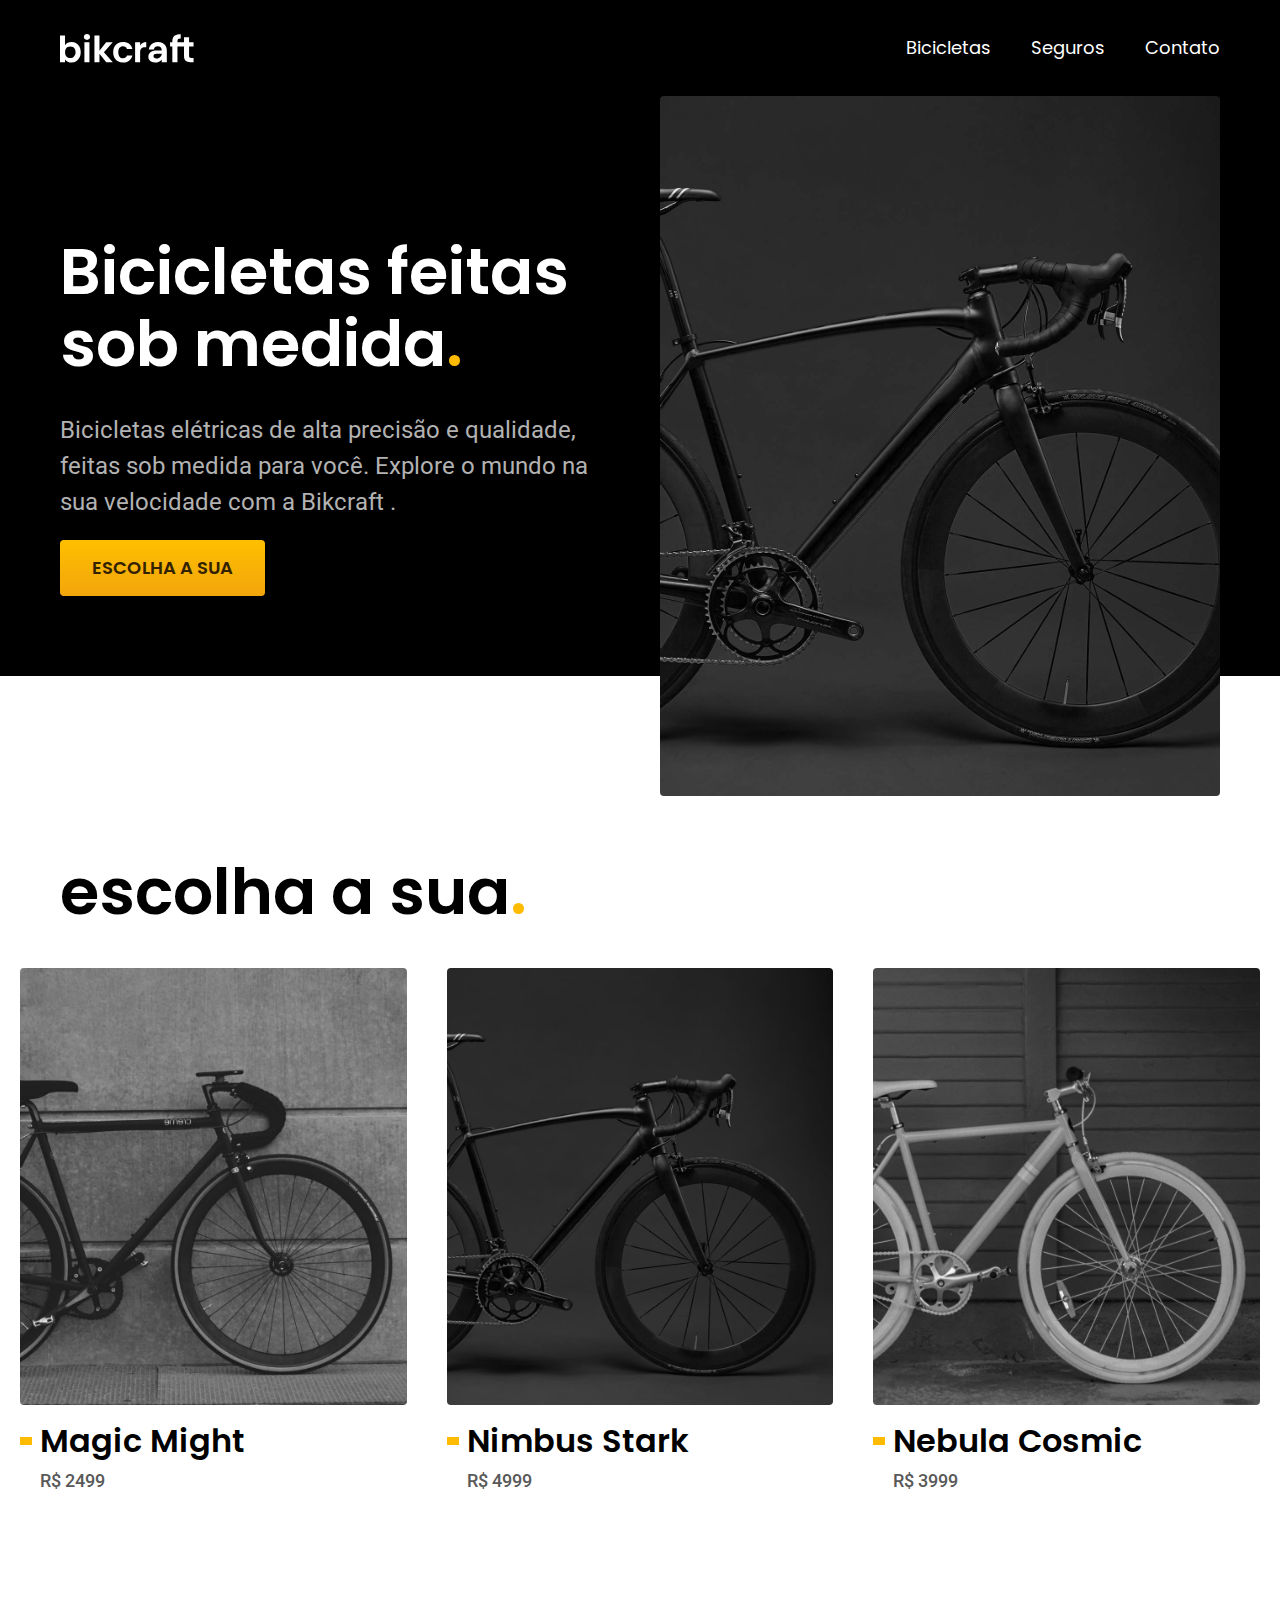
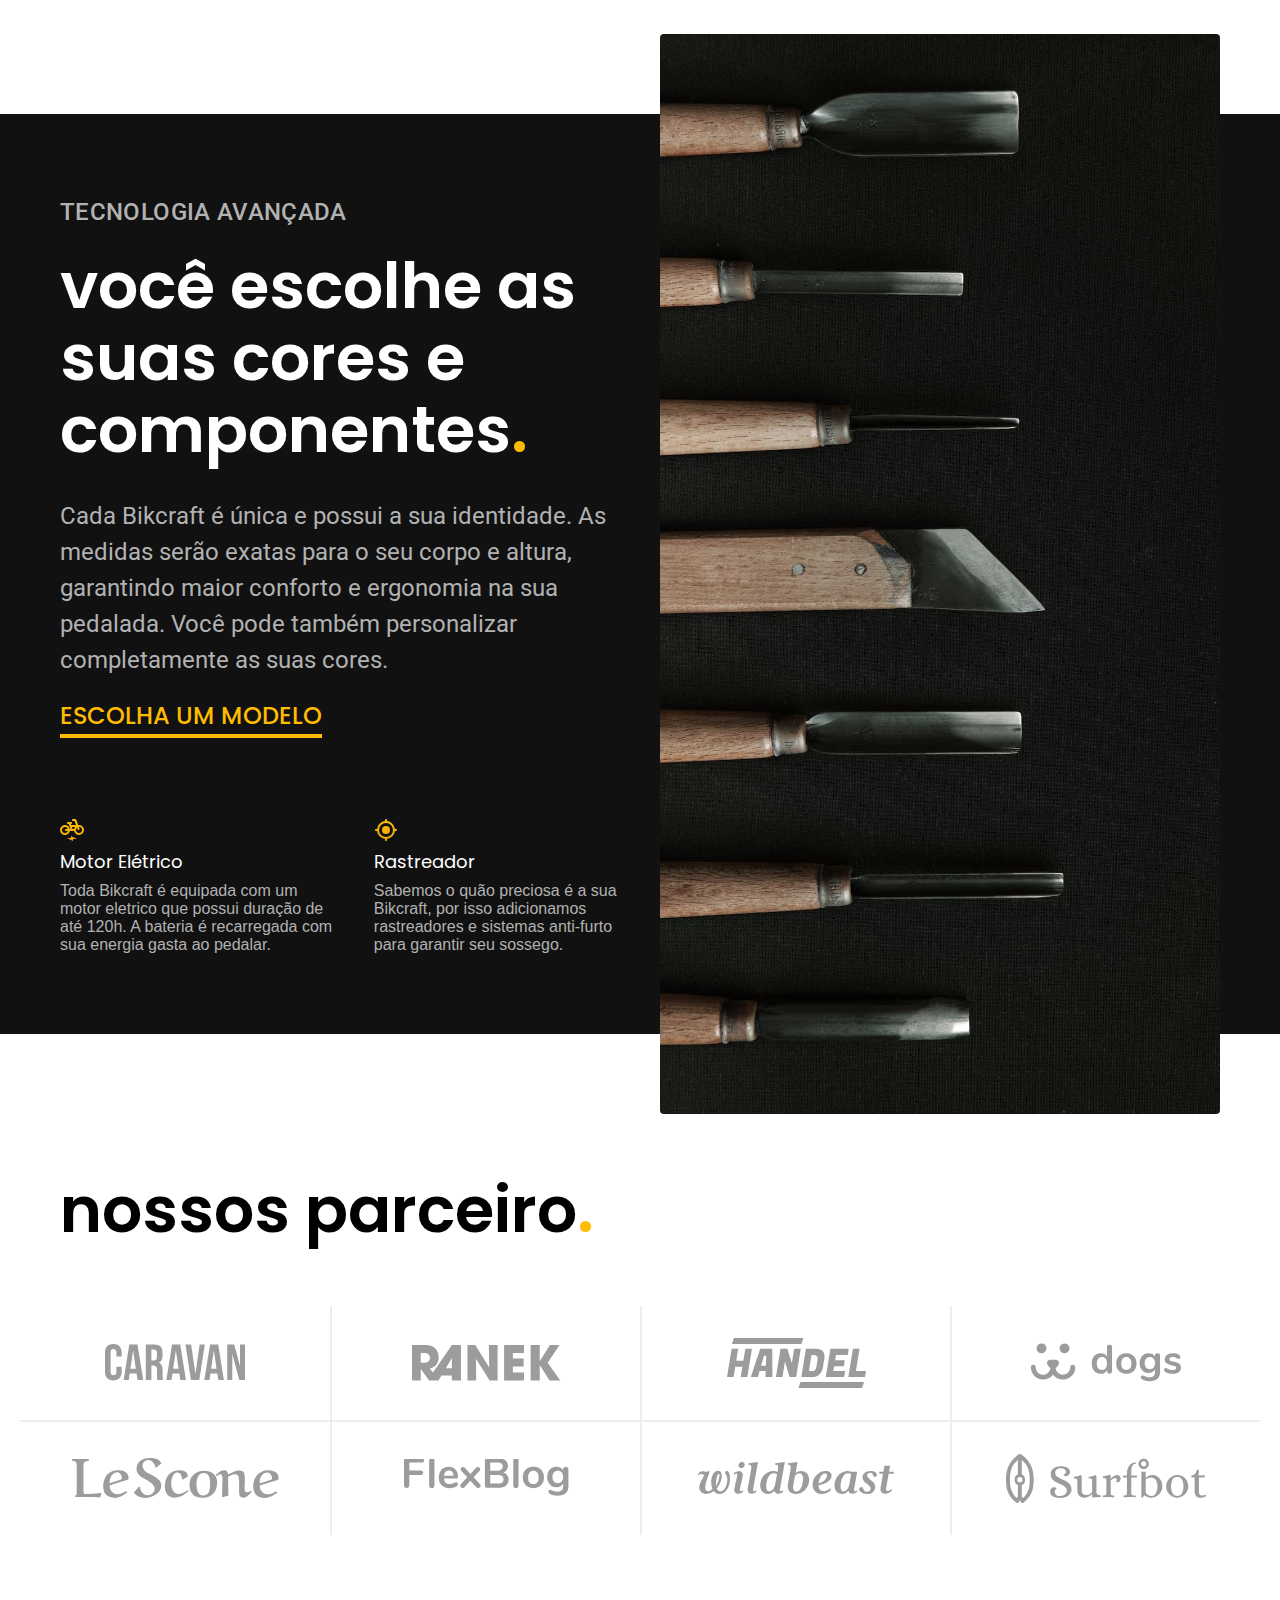
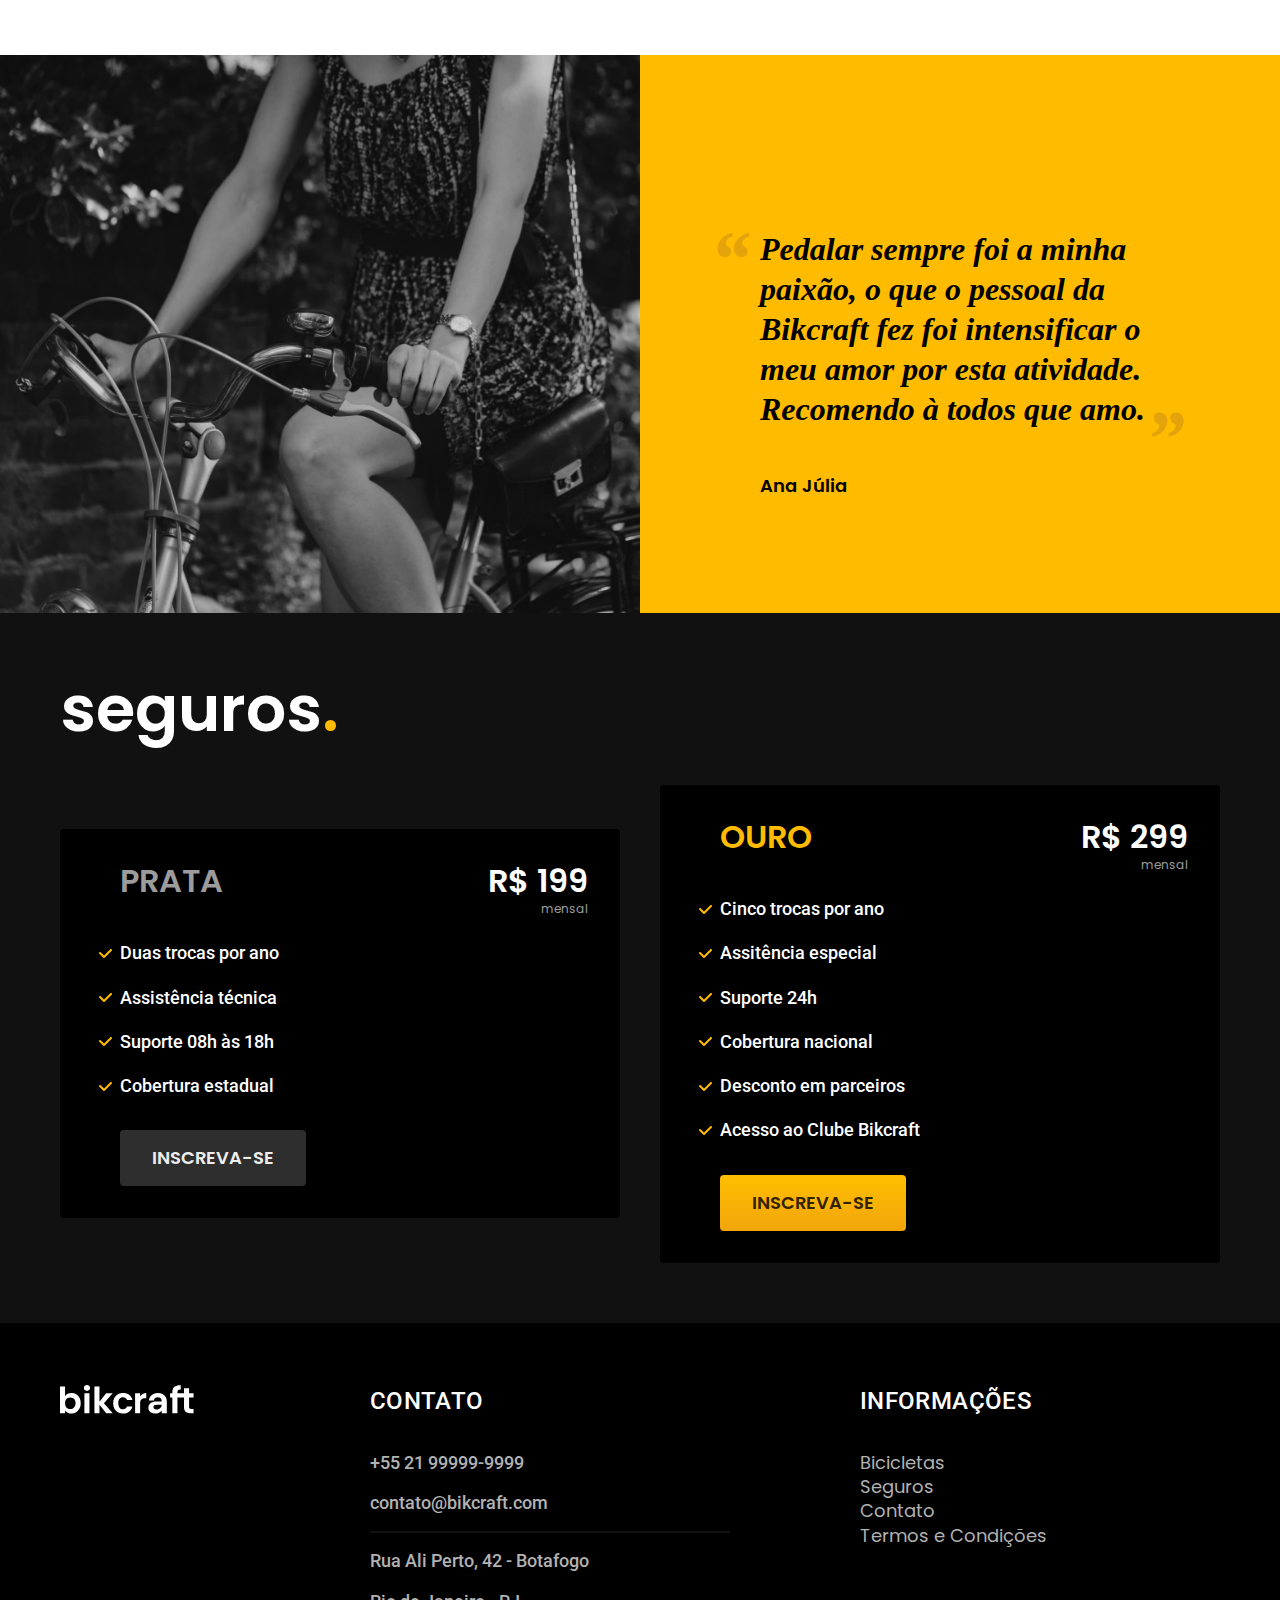
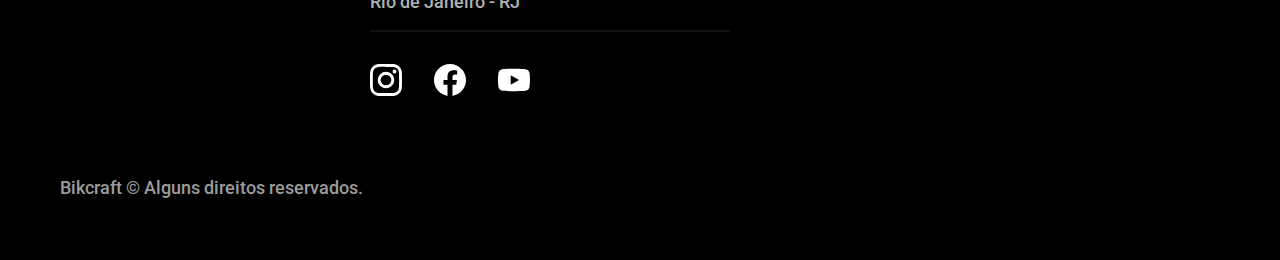
<file: index.html>
<!DOCTYPE html>
<html>

<head>
  <meta name="viewport" content="width=device-width, initial-scale=1.0">
  <meta name="description" content="Bicicletas elétricas de alta precisão
  e qualidade, feitas sobre medida para o cliente. Explere o mundo
  na velocidade com a Bikcraft.">
  <meta charset="UTF-8">
  <title>Bikcraft</title>
  <link rel="preload" href="./css/style.css" as="style">
  <link rel="stylesheet" href="./css/style.css">
  <link rel="preconnect" href="https://fonts.googleapis.com">
  <link rel="preconnect" href="https://fonts.gstatic.com" crossorigin>
  <link href="https://fonts.googleapis.com/css2?family=Poppins:wght@400;600&family=Roboto:wght@400;500&display=swap" rel="stylesheet">
</head>

<body>
  <header class="header-bg">
    <div class="header container">
      <a href="./">
        <img src="./img/bikcraft.svg" width="136" height="32" alt="Bikcraft">
      </a>
      <nav aria-label="primaria">
        <ul class="header-menu font-1-m cor-0">
          <li><a href="./bicicletas.html">Bicicletas</a></li>
          <li><a href="./seguros.html">Seguros</a></li>
          <li><a href="./contato.html">Contato</a></li>
        </ul>
      </nav>
    </div>
  </header>

  <main class="introducao-bg">
    <div class="introducao container">
      <div class="introducao-conteudo">
        <h1 class="font-1-xxl cor-0">Bicicletas feitas sob medida<span>.</span></h1>
        <p class="font-2-l">Bicicletas elétricas de alta precisão e qualidade,
          feitas sob medida para você. Explore o mundo na
          sua velocidade com a Bikcraft .
        </p>
        <a class="botao" href="./bicicletas.html">Escolha a sua</a>
      </div>
      <picture>
        <source media="(max-width: 800px)" srcset="./img/bicicletas/nimbus.jpg">
        <img src="./img/fotos/introducao.jpg" alt="">
      </picture>
    </div>
  </main>

  <article class="bicicletas-lista">
    <h2 class="font-1-xxl container">escolha a sua<span class="cor-p1">.</span></h2>
    <ul>
      <li>
        <a href="./bicicletas/magic.html">
          <img src="./img/bicicletas/magic-home.jpg" alt="bicicleta preta">
          <h3 class="font-1-xl">Magic Might</h3>
          <span class="font-2-m cor-8">R$ 2499</span>
        </a>
      </li>
      <li>
        <a href="./bicicletas/nimbus.html">
          <img src="./img/bicicletas/nimbus-home.jpg" alt="bicicleta preta">
          <h3 class="font-1-xl">Nimbus Stark</h3>
          <span class="font-2-m cor-8">R$ 4999</span>
        </a>
      </li>
      <li>
        <a href="./bicicletas/nebula.html">
          <img src="./img/bicicletas/nebula-home.jpg" alt="bicicleta preta">
          <h3 class="font-1-xl">Nebula Cosmic</h3>
          <span class="font-2-m cor-8">R$ 3999</span>
        </a>
      </li>
    </ul>
  </article>
  <article class="tecnologia-bg">
    <div class="tecnologia container">
      <div class="tecnologia-conteudo">
        <span class="font-2-l-b cor-5">Tecnologia Avançada</span>
        <h2 class="font-1-xxl cor-0">você escolhe as suas cores e componentes<span class="cor-p1">.</span></h2>
        <p class="font-2-l cor-5">Cada Bikcraft é única e possui a sua identidade. As medidas serão exatas para o seu corpo e
          altura, garantindo maior conforto e ergonomia na sua pedalada. Você pode também personalizar
          completamente as suas cores.
        </p>
        <a class="link" href="./bicicletas.html">Escolha um modelo</a>
        <div class="tecnologia-vantagens">
          <div>
            <img src="./img/icones/eletrica.svg" alt="">
            <h3 class="font-1-m cor-0">Motor Elétrico</h3>
            <p class="font-2-5 cor-5">Toda Bikcraft é equipada com um motor eletrico que possui duração de até 120h.
              A bateria é recarregada com sua energia gasta ao pedalar.
            </p>
          </div>
          <div>
            <img src="./img/icones/rastreador.svg" alt="">
            <h3 class="font-1-m cor-0">Rastreador</h3>
            <p class="font-2-5 cor-5">Sabemos o quão preciosa é a sua Bikcraft, por isso adicionamos
              rastreadores e sistemas anti-furto para garantir seu sossego.</p>
          </div>
        </div>
      </div>
      <div class="tecnologia-imagem">
        <img src="/img/fotos/tecnologia.jpg" alt="">
      </div>
    </div>
  </article>

  <section class="parceiros" aria-label="Nossos Parceiros">
    <h2 class="container font-1-xxl">nossos parceiro<span class="cor-p1">.</span></h2>
    <ul>
      <li><img src="./img/parceiros/caravan.svg" alt=""></li>
      <li><img src="./img/parceiros/ranek.svg" alt=""></li>
      <li><img src="./img/parceiros/handel.svg" alt=""></li>
      <li><img src="./img/parceiros/dogs.svg" alt=""></li>
      <li><img src="./img/parceiros/lescone.svg" alt=""></li>
      <li><img src="./img/parceiros/flexblog.svg" alt=""></li>
      <li><img src="./img/parceiros/wildbeast.svg" alt=""></li>
      <li><img src="./img/parceiros/surfbot.svg" alt=""></li>
    </ul>
  </section>

  <section class="depoimento" aria-label="Depoimento">
    <div>
      <img src="./img/fotos/depoimento.jpg" alt="">
    </div>
    <div class="depoimento-conteudo">
      <blockquote class="font-1-xl cor-p5">
        <p>Pedalar sempre foi a minha paixão, o que o pessoal da Bikcraft
          fez foi intensificar o meu amor por esta atividade. Recomendo à
          todos que amo.</p>
        <span class="font-1-m-b cor-p4">Ana Júlia</span>
      </blockquote>
    </div>
  </section>

  <article class="seguros-bg">
    <div class="seguros container">
      <h2 class="font-1-xxl cor-0">seguros<span class="cor-p1">.</span></h2>
      <div class="seguros-item">
        <h3 class="font-1-xl cor-6">PRATA</h3>
        <span class="font-1-xl cor-0">R$ 199 <span class="font-1-xs cor-6">mensal</span></span>
        <ul class="font-2-m cor-0">
          <li>Duas trocas por ano</li>
          <li>Assistência técnica</li>
          <li>Suporte 08h às 18h</li>
          <li>Cobertura estadual</li>
        </ul>
        <a class="botao secundario" href="./orcamento.html">Inscreva-se</a>
      </div>
      <div class="seguros-item">
        <h3 class="font-1-xl cor-p1">OURO</h3>
        <span class="font-1-xl cor-0">R$ 299 <span class="font-1-xs cor-6">mensal</span></span>
        <ul class="font-2-m cor-0">
          <li>Cinco trocas por ano</li>
          <li>Assitência especial</li>
          <li>Suporte 24h</li>
          <li>Cobertura nacional</li>
          <li>Desconto em parceiros</li>
          <li>Acesso ao Clube Bikcraft</li>
        </ul>
        <a class="botao" href="./orcamento.html">Inscreva-se</a>
      </div>
    </div>
  </article>

  <footer class="footer-bg">
    <div class="footer container">
      <img src="./img/bikcraft.svg" alt="">

      <div class="footer-contato">
        <h3 class="font-2-l-b cor-0">Contato</h3>
        <ul class="font-2-m cor-5">
          <li><a href="tel:+552199999999">+55 21 99999-9999</a></li>
          <li><a href="mailto:contato@bikcraft.com">contato@bikcraft.com</a></li>
          <li>Rua Ali Perto, 42 - Botafogo</li>
          <li>Rio de Janeiro - RJ</li>
        </ul>

        <div class="footer-redes">
          <a href="./"><img src="./img/redes/instagram.svg" alt=""></a>
          <a href="./"><img src="./img/redes/facebook.svg" alt=""></a>
          <a href="./"><img src="./img/redes/youtube.svg" alt=""></a>
        </div>
      </div>
      <div class="footer-informacao">
        <h3 class="font-2-l-b cor-0">Informações</h3>
        <nav>
          <ul class="font-1-m cor-5">
            <li><a href="./bicicletas.html">Bicicletas</a></li>
            <li><a href="./seguros.html">Seguros</a></li>
            <li><a href="./contato.html">Contato</a></li>
            <li><a href="./termos.html">Termos e Condições</a></li>
          </ul>
        </nav>
      </div>
      <p class="footer-copy font-2-m cor-6">Bikcraft © Alguns direitos reservados.</p>
    </div>
  </footer>
  <script src="./js/script.js"></script>
</body>

</html>
</file>
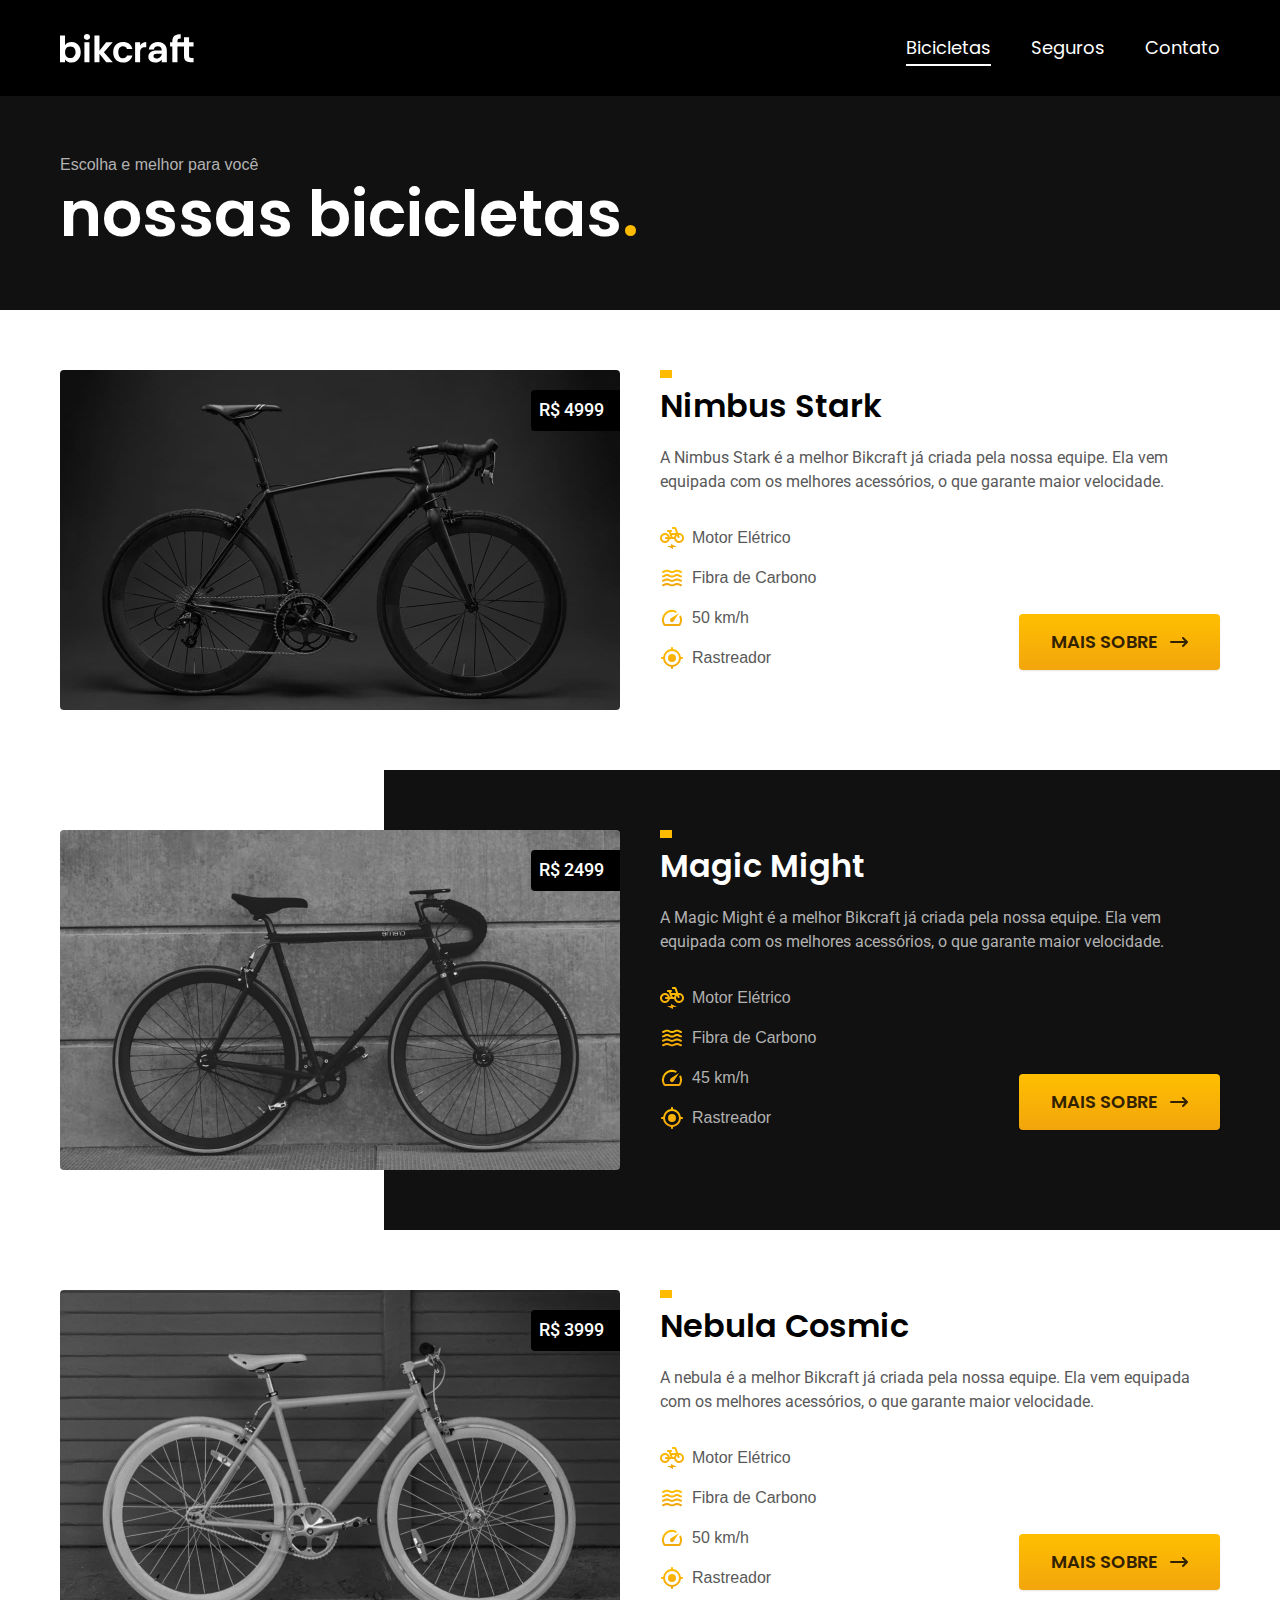
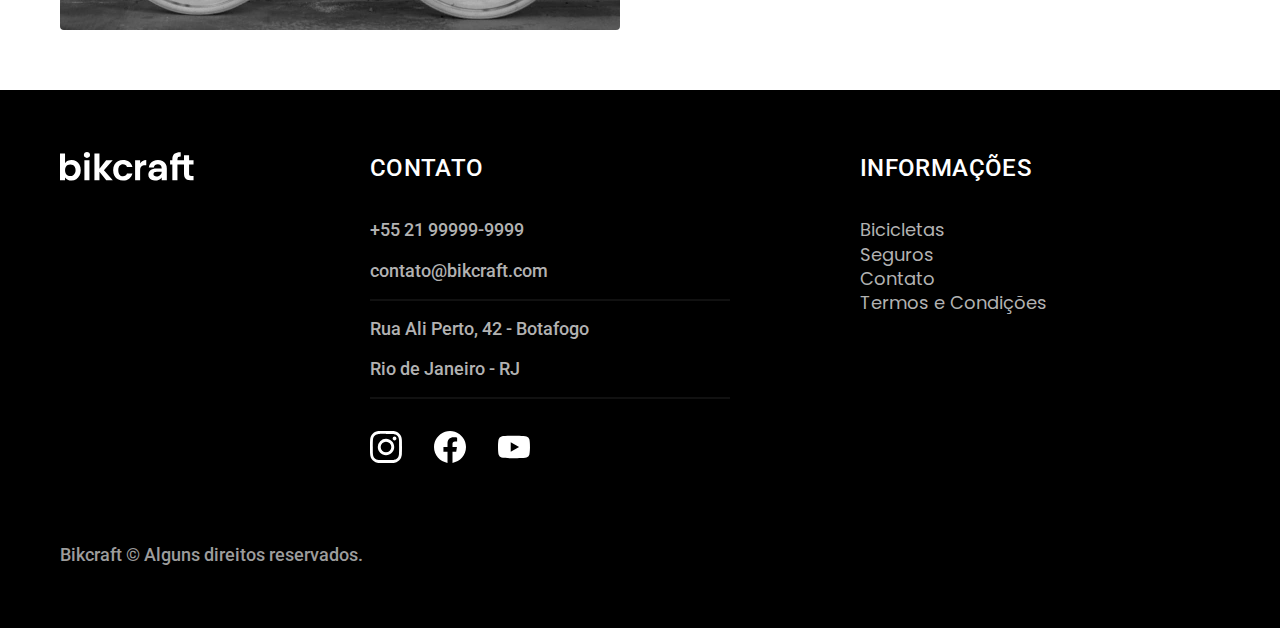
<file: bicicletas.html>
<!DOCTYPE html>
<html>

<head>
  <meta name="viewport" content="width=device-width, initial-scale=1.0">
  <meta name="description" content="Bicicletas">
  <meta charset="UTF-8">
  <title>Bicicletas | Bikcraft</title>
  <link rel="preload" href="./css/style.css" as="style">
  <link rel="stylesheet" href="./css/style.css">
  <link rel="preconnect" href="https://fonts.googleapis.com">
  <link rel="preconnect" href="https://fonts.gstatic.com" crossorigin>
  <link href="https://fonts.googleapis.com/css2?family=Poppins:wght@400;600&family=Roboto:wght@400;500&display=swap" rel="stylesheet">
</head>

<body id="bicicletas">
  <header class="header-bg">
    <div class="header container">
      <a href="./">
        <img src="./img/bikcraft.svg" alt="Bikcraft">
      </a>
      <nav aria-label="primaria">
        <ul class="header-menu font-1-m cor-0">
          <li><a href="./bicicletas.html">Bicicletas</a></li>
          <li><a href="./seguros.html">Seguros</a></li>
          <li><a href="./contato.html">Contato</a></li>
        </ul>
      </nav>
    </div>
  </header>

  <main>
    <div class="titulo-bg">
      <div class="titulo container">
        <p class="font-2-1-b cor-5">Escolha e melhor para você</p>
        <h1 class="font-1-xxl cor-0">nossas bicicletas<span class="cor-p1">.</span></h1>
      </div>
    </div>

    <div>
      <div class="bicicletas container">
        <div class="bicicletas-imagem">
          <img src="./img/bicicletas/nimbus.jpg" alt="Bicileta Preta">
          <span class="font-2-m cor-0">R$ 4999</span>
        </div>
        <div class="bicicletas-conteudo">
          <h2 class="font-1-xl">Nimbus Stark</h2>
          <p class="font-2-s cor-8">A Nimbus Stark é a melhor Bikcraft já criada pela
            nossa equipe. Ela vem equipada com os melhores acessórios, o que garante
            maior velocidade.
          </p>
          <ul class="font1-m cor-8">
            <li>
              <img src="./img/icones/eletrica.svg" alt="">
              Motor Elétrico
            </li>
            <li>
              <img src="./img/icones/carbono.svg" alt="">
              Fibra de Carbono
            </li>
            <li>
              <img src="./img/icones/velocidade.svg" alt="">
              50 km/h
            </li>
            <li>
              <img src="./img/icones/rastreador.svg" alt="">
              Rastreador
            </li>
          </ul>
          <a class="botao seta" href="./bicicletas/nimbus.html">Mais Sobre</a>
        </div>
      </div>
    </div>

    <div class="bicicletas-bg">
      <div class="bicicletas container">
        <div class="bicicletas-imagem">
          <img src="./img/bicicletas/magic.jpg" alt="Bicileta Preta">
          <span class="font-2-m cor-0">R$ 2499</span>
        </div>
        <div class="bicicletas-conteudo">
          <h2 class="font-1-xl cor-0">Magic Might</h2>
          <p class="font-2-s cor-5">A Magic Might é a melhor Bikcraft já criada pela
            nossa equipe. Ela vem equipada com os melhores acessórios, o que garante
            maior velocidade.
          </p>
          <ul class="font1-m cor-5">
            <li>
              <img src="./img/icones/eletrica.svg" alt="">
              Motor Elétrico
            </li>
            <li>
              <img src="./img/icones/carbono.svg" alt="">
              Fibra de Carbono
            </li>
            <li>
              <img src="./img/icones/velocidade.svg" alt="">
              45 km/h
            </li>
            <li>
              <img src="./img/icones/rastreador.svg" alt="">
              Rastreador
            </li>
          </ul>
          <a class="botao seta" href="./bicicletas/magic.html">Mais Sobre</a>
        </div>
      </div>
    </div>

    <div>
      <div class="bicicletas container">
        <div class="bicicletas-imagem">
          <img src="./img/bicicletas/nebula.jpg" alt="Bicileta Preta">
          <span class="font-2-m cor-0">R$ 3999</span>
        </div>
        <div class="bicicletas-conteudo">
          <h2 class="font-1-xl">Nebula Cosmic</h2>
          <p class="font-2-s cor-8">A nebula é a melhor Bikcraft já criada pela
            nossa equipe. Ela vem equipada com os melhores acessórios, o que garante
            maior velocidade.
          </p>
          <ul class="font1-m cor-8">
            <li>
              <img src="./img/icones/eletrica.svg" alt="">
              Motor Elétrico
            </li>
            <li>
              <img src="./img/icones/carbono.svg" alt="">
              Fibra de Carbono
            </li>
            <li>
              <img src="./img/icones/velocidade.svg" alt="">
              50 km/h
            </li>
            <li>
              <img src="./img/icones/rastreador.svg" alt="">
              Rastreador
            </li>
          </ul>
          <a class="botao seta" href="./bicicletas/nebula.html">Mais Sobre</a>
        </div>
      </div>
    </div>
  </main>

  <footer class="footer-bg">
    <div class="footer container">
      <img src="./img/bikcraft.svg" alt="">
      <div class="footer-contato">
        <h3 class="font-2-l-b cor-0">Contato</h3>
        <ul class="font-2-m cor-5">
          <li><a href="tel:+552199999999">+55 21 99999-9999</a></li>
          <li><a href="mailto:contato@bikcraft.com">contato@bikcraft.com</a></li>
          <li>Rua Ali Perto, 42 - Botafogo</li>
          <li>Rio de Janeiro - RJ</li>
        </ul>
        <div class="footer-redes">
          <a href="./"><img src="./img/redes/instagram.svg" alt=""></a>
          <a href="./"><img src="./img/redes/facebook.svg" alt=""></a>
          <a href="./"><img src="./img/redes/youtube.svg" alt=""></a>
        </div>
      </div>
      <div class="footer-informacao">
        <h3 class="font-2-l-b cor-0">Informações</h3>
        <nav>
          <ul class="font-1-m cor-5">
            <li><a href="./bicicletas.html">Bicicletas</a></li>
            <li><a href="./seguros.html">Seguros</a></li>
            <li><a href="./contato.html">Contato</a></li>
            <li><a href="./termos.html">Termos e Condições</a></li>
          </ul>
        </nav>
      </div>
      <p class="footer-copy font-2-m cor-6">Bikcraft © Alguns direitos reservados.</p>
    </div>
  </footer>
  <script src="./js/script.js"></script>
</body>

</html>
</file>
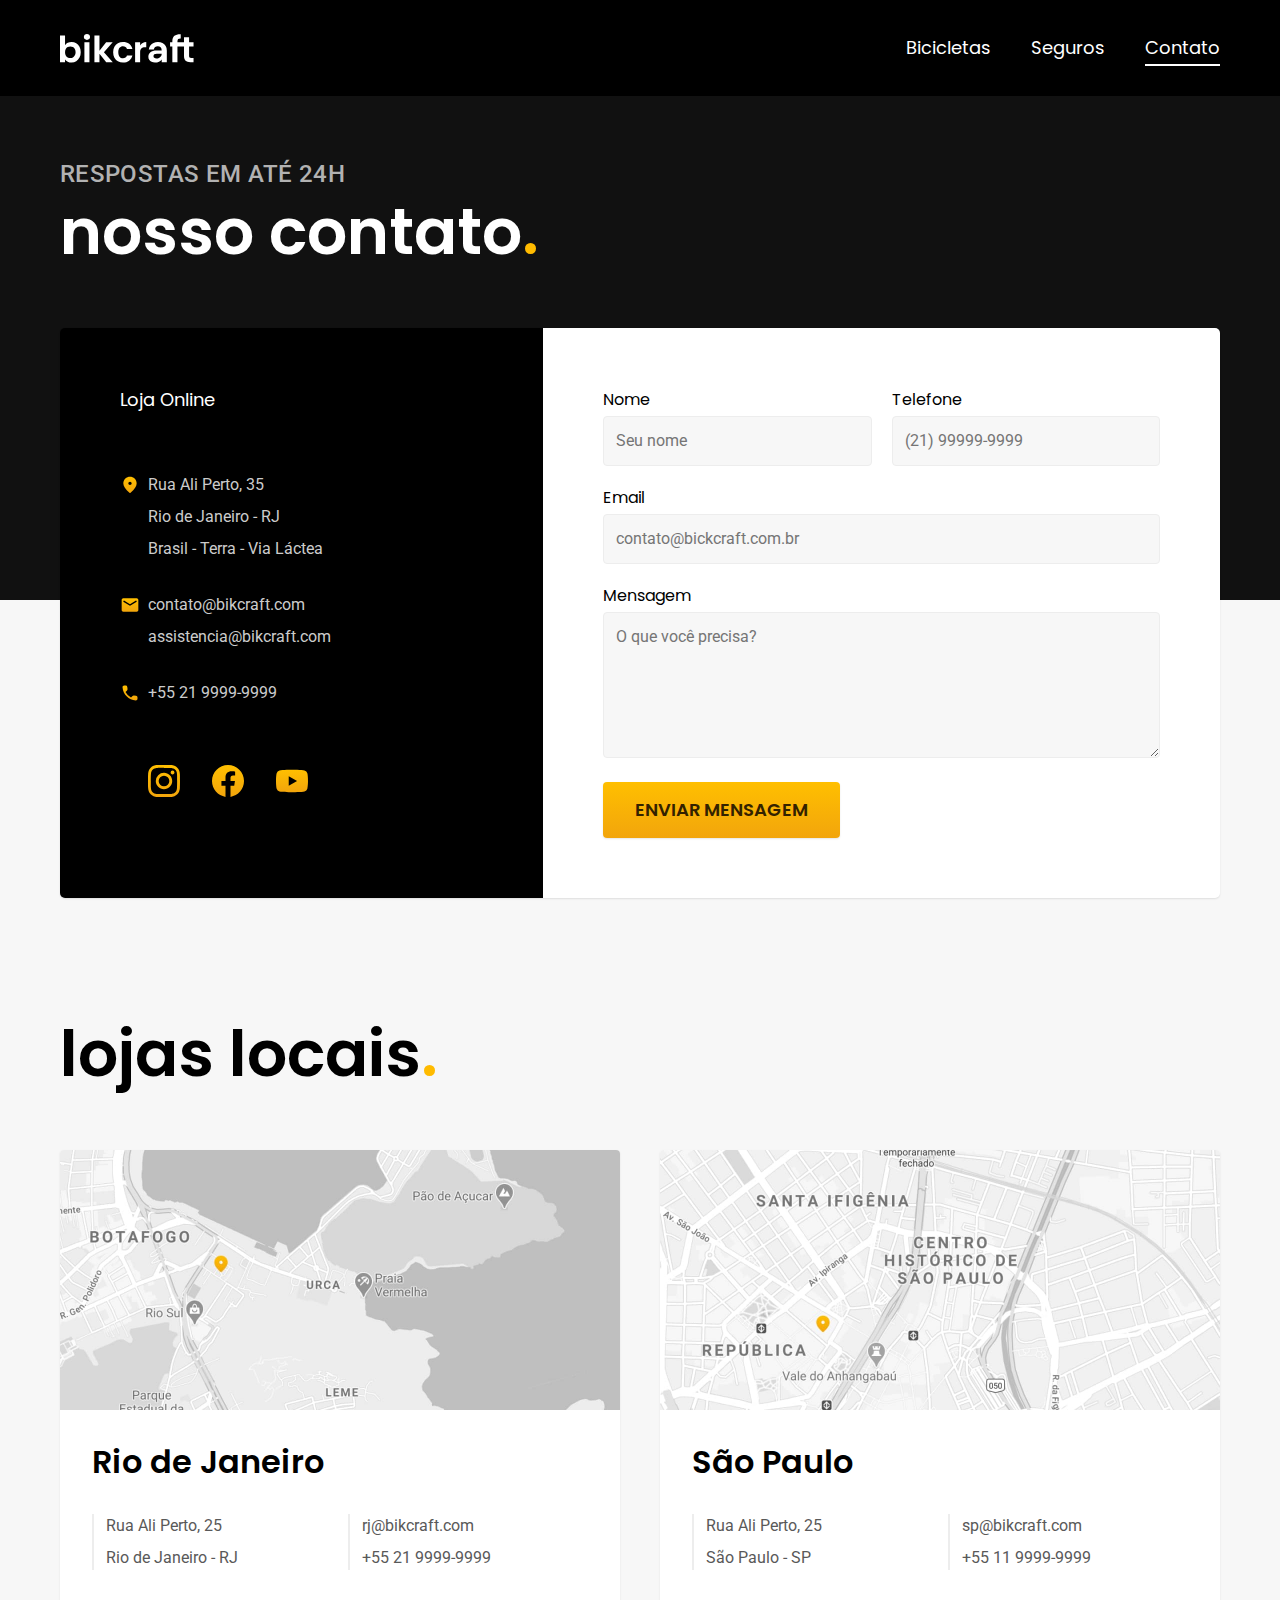
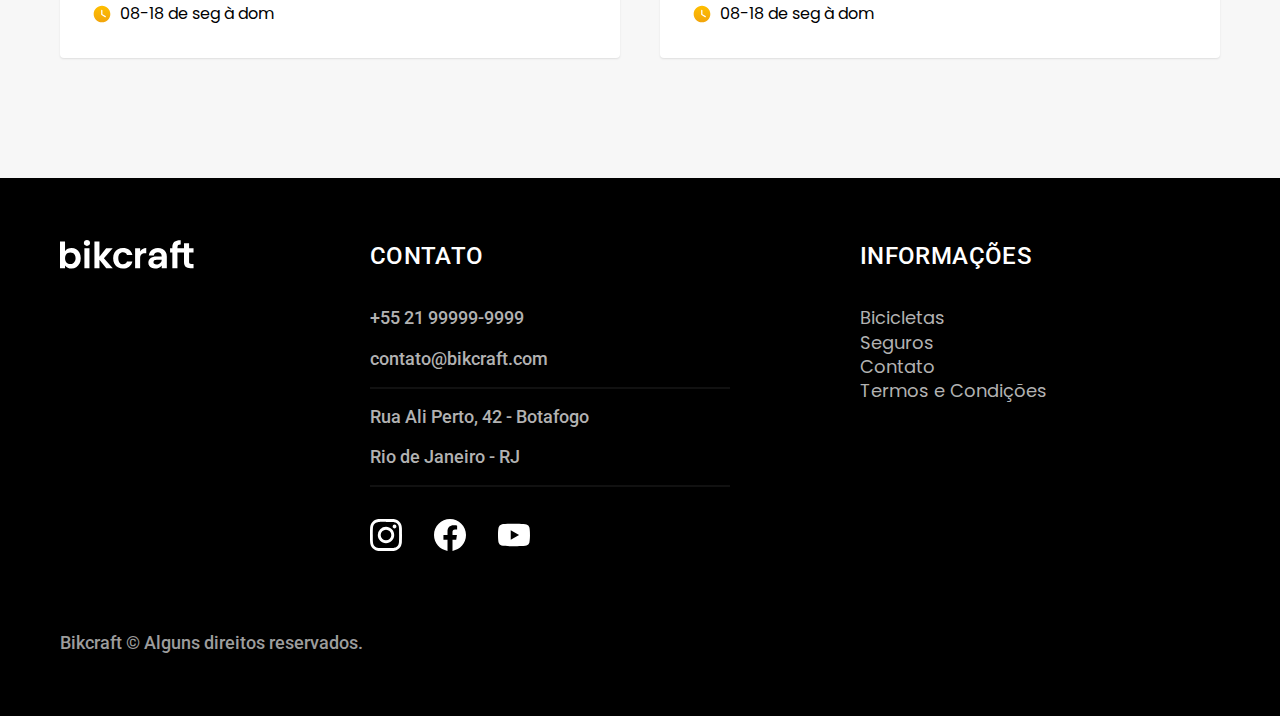
<file: contato.html>
<!DOCTYPE html>
<html>

<head>
  <meta name="viewport" content="width=device-width, initial-scale=1.0">
  <meta name="description" content="Bicicletas elétricas de alta precisão
  e qualidade, feitas sobre medida para o cliente. Explere o mundo
  na velocidade com a Bikcraft.">
  <meta charset="UTF-8">
  <title>Contato | Bikcraft</title>
  <link rel="preload" href="./css/style.css" as="style">
  <link rel="stylesheet" href="./css/style.css">
  <link rel="preconnect" href="https://fonts.googleapis.com">
  <link rel="preconnect" href="https://fonts.gstatic.com" crossorigin>
  <link href="https://fonts.googleapis.com/css2?family=Poppins:wght@400;600&family=Roboto:wght@400;500&display=swap" rel="stylesheet">
</head>

<body id="contato">
  <header class="header-bg">
    <div class="header container">
      <a href="./">
        <img src="./img/bikcraft.svg" alt="Bikcraft">
      </a>
      <nav aria-label="primaria">
        <ul class="header-menu font-1-m cor-0">
          <li><a href="./bicicletas.html">Bicicletas</a></li>
          <li><a href="./seguros.html">Seguros</a></li>
          <li><a href="./contato.html">Contato</a></li>
        </ul>
      </nav>
    </div>
  </header>

  <main>
    <div class="titulo-bg">
      <div class="titulo container">
        <p class="font-2-l-b cor-5">Respostas em até 24h</p>
        <h1 class="font-1-xxl cor-0">nosso contato<span class="cor-p1">.</span></h1>
      </div>
    </div>
    <div class="contato container">
      <section class="contato-dados" aria-label="Endereço">
        <h2 class="font-1-m cor-0">Loja Online</h2>
        <div class="contato-endereco font-2-s cor-4">
          <p>Rua Ali Perto, 35</p>
          <p>Rio de Janeiro - RJ</p>
          <p>Brasil - Terra - Via Láctea</p>
        </div>
        <address class="contato-meios font-2-s cor-4">
          <a href="mailto:contato@bikcraft.com">contato@bikcraft.com</a>
          <a href="mailto:assistencia@bikcraft.com">assistencia@bikcraft.com</a>
          <a href="tel:+5521999999999">+55 21 9999-9999</a>
        </address>
        <div class="contato-redes">
          <a href="./"><img src="./img/redes/instagram-p.svg" alt=""></a>
          <a href="./"><img src="./img/redes/facebook-p.svg" alt=""></a>
          <a href="./"><img src="./img/redes/youtube-p.svg" alt=""></a>
        </div>
      </section>
      <section class="contato-formulario" aria-label="Formulário">
        <form class="form" action="./contato.html">
          <div>
            <label for="nome">Nome</label>
            <input type="text" id="nome" name="nome" placeholder="Seu nome">
          </div>
          <div>
            <label for="telefone">Telefone</label>
            <input type="text" id="telefone" name="telefone" placeholder="(21) 99999-9999">
          </div>
          <div class="col-2">
            <label for="email">Email</label>
            <input type="email" id="email" name="email" placeholder="contato@bickcraft.com.br">
          </div>
          <div class="col-2">
            <label for="mensagem">Mensagem</label>
            <textarea rows="5" id="mensagem" name="mensagem" placeholder="O que você precisa?"></textarea>
          </div>
          <button class="botao col-2">Enviar Mensagem</button>
        </form>
      </section>
    </div>
  </main>
  <article class="lojas container">
    <h2 class="font-1-xxl">lojas locais<span class="cor-p1">.</span></h2>
    <div class="lojas-item">
      <img src="./img/lojas/rj.jpg" alt="Mapa">
      <div class="lojas-conteudo">
        <h3 class="font-1-xl">Rio de Janeiro</h3>
        <div class="lojas-dados font-2-s cor-8">
          <p>Rua Ali Perto, 25</p>
          <p>Rio de Janeiro - RJ</p>
        </div>
        <div class="lojas-dados font-2-s cor-8">
          <a href="mailto:rj@bikcraft.com">rj@bikcraft.com</a>
          <a href="tel:+5521999999999">+55 21 9999-9999</a>
        </div>
        <p class="lojas-tempo font-1-s"><img src="./img/icones/horario.svg" alt="">08-18 de seg à dom</p>
      </div>
    </div>
    <div class="lojas-item">
      <img src="./img/lojas/sp.jpg" alt="Mapa">
      <div class="lojas-conteudo">
        <h3 class="font-1-xl">São Paulo</h3>
        <div class="lojas-dados font-2-s cor-8">
          <p>Rua Ali Perto, 25</p>
          <p>São Paulo - SP</p>
        </div>
        <div class="lojas-dados font-2-s cor-8">
          <a href="mailto:sp@bikcraft.com">sp@bikcraft.com</a>
          <a href="tel:+5521999999999">+55 11 9999-9999</a>
        </div>
        <p class="lojas-tempo font-1-s"><img src="./img/icones/horario.svg" alt="">08-18 de seg à dom</p>
      </div>
    </div>
  </article>
  <footer class="footer-bg">
    <div class="footer container">
      <img src="./img/bikcraft.svg" alt="">
      <div class="footer-contato">
        <h3 class="font-2-l-b cor-0">Contato</h3>
        <ul class="font-2-m cor-5">
          <li><a href="tel:+552199999999">+55 21 99999-9999</a></li>
          <li><a href="mailto:contato@bikcraft.com">contato@bikcraft.com</a></li>
          <li>Rua Ali Perto, 42 - Botafogo</li>
          <li>Rio de Janeiro - RJ</li>
        </ul>
        <div class="footer-redes">
          <a href="./"><img src="./img/redes/instagram.svg" alt=""></a>
          <a href="./"><img src="./img/redes/facebook.svg" alt=""></a>
          <a href="./"><img src="./img/redes/youtube.svg" alt=""></a>
        </div>
      </div>
      <div class="footer-informacao">
        <h3 class="font-2-l-b cor-0">Informações</h3>
        <nav>
          <ul class="font-1-m cor-5">
            <li><a href="./bicicletas.html">Bicicletas</a></li>
            <li><a href="./seguros.html">Seguros</a></li>
            <li><a href="./contato.html">Contato</a></li>
            <li><a href="./termos.html">Termos e Condições</a></li>
          </ul>
        </nav>
      </div>
      <p class="footer-copy font-2-m cor-6">Bikcraft © Alguns direitos reservados.</p>
    </div>
  </footer>
  <script src="./js/script.js"></script>
</body>

</html>
</file>
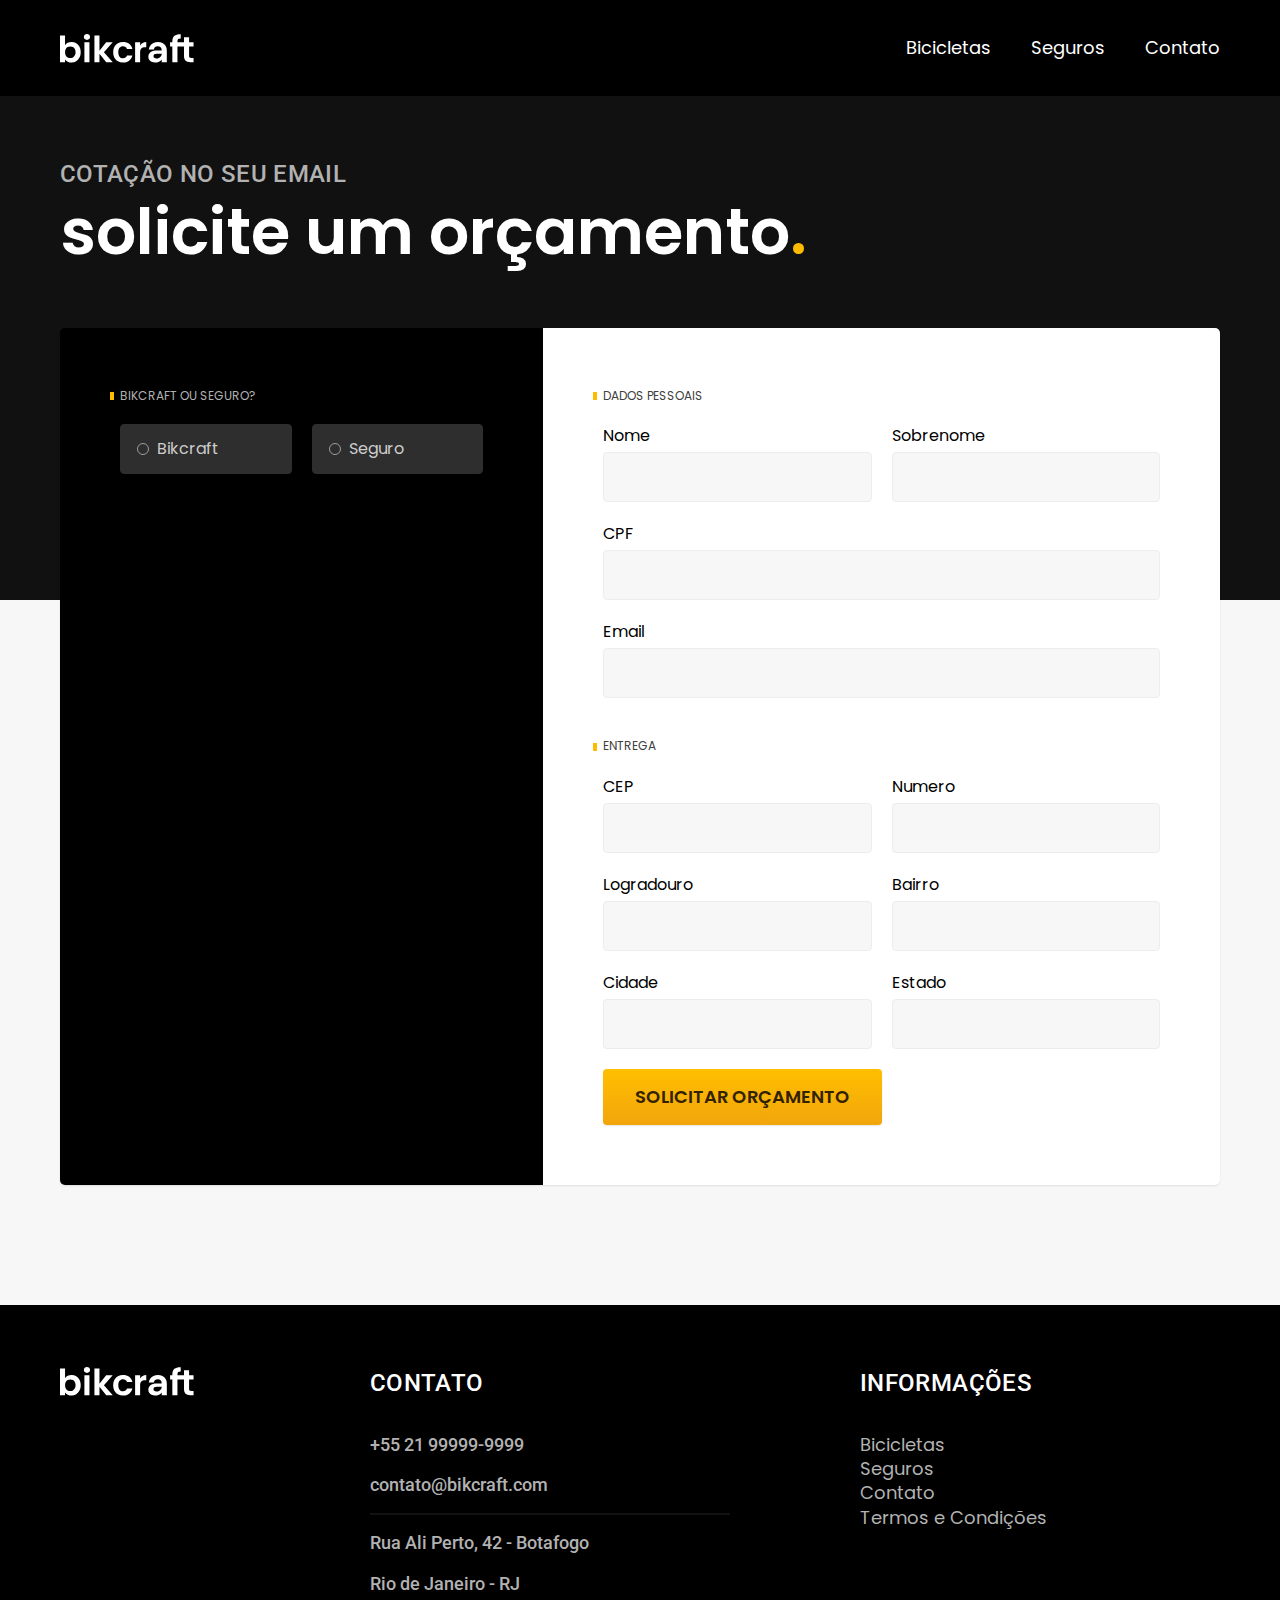
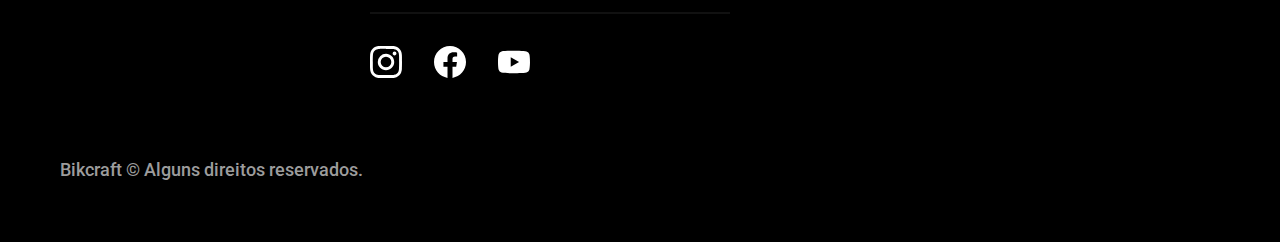
<file: orcamento.html>
<!DOCTYPE html>
<html>

<head>
  <meta name="viewport" content="width=device-width, initial-scale=1.0">
  <meta name="description" content="Bicicletas elétricas de alta precisão
  e qualidade, feitas sobre medida para o cliente. Explere o mundo
  na velocidade com a Bikcraft.">
  <meta charset="UTF-8">
  <title>Orçamento</title>
  <link rel="preload" href="./css/style.css" as="style">
  <link rel="stylesheet" href="./css/style.css">
  <link rel="preconnect" href="https://fonts.googleapis.com">
  <link rel="preconnect" href="https://fonts.gstatic.com" crossorigin>
  <link href="https://fonts.googleapis.com/css2?family=Poppins:wght@400;600&family=Roboto:wght@400;500&display=swap" rel="stylesheet">
</head>

<body id="orcamento">
  <header class="header-bg">
    <div class="header container">
      <a href="./">
        <img src="./img/bikcraft.svg" alt="Bikcraft">
      </a>
      <nav aria-label="primaria">
        <ul class="header-menu font-1-m cor-0">
          <li><a href="./bicicletas.html">Bicicletas</a></li>
          <li><a href="./seguros.html">Seguros</a></li>
          <li><a href="./contato.html">Contato</a></li>
        </ul>
      </nav>
    </div>
  </header>
  <main>
    <div class="titulo-bg">
      <div class="titulo container">
        <p class="font-2-l-b cor-5">Cotação no seu email</p>
        <h1 class="font-1-xxl cor-0">solicite um orçamento<span class="cor-p1">.</span></h1>
      </div>
    </div>
    <form class="orcamento container" action="./">
      <div class="orcamento-produto">
        <h2 class="font-1-xs cor-5">Bikcraft ou Seguro?</h2>

        <input type="radio" name="tipo" value="bikcraft" id="bikcraft">
        <label for="bikcraft">Bikcraft</label>

        <input type="radio" name="tipo" value="seguro" id="seguro">
        <label for="seguro">Seguro</label>

        <div class="orcamento-conteudo" id="orcamento-bikcraft">
          <h2 class="font-1-xs cor-5">Escolha a sua</h2>

          <input type="radio" name="produto" value="nimbus" id="nimbus">
          <label for="nimbus">Nimbus Stark <span>R$ 4999</span></label>
          <div class="orcamento-detalhes">
            <ul class="font-1-xs cor-8">
              <li><img src="./img/icones/eletrica.svg" alt="">Motor Elétrico</li>
              <li><img src="./img/icones/carbono.svg" alt="">Fibra de Carbono</li>
              <li><img src="./img/icones/velocidade.svg" alt="">50 km/h</li>
              <li><img src="./img/icones/rastreador.svg" alt="">Rastreador</li>
            </ul>
            <img src="./img/bicicletas/nimbus.jpg" alt="Bicicleta Preta">
          </div>
          <input type="radio" name="produto" value="magic" id="magic">
          <label for="magic">Magic Might <span>R$ 2499</span></label>
          <div class="orcamento-detalhes">
            <ul class="font-1-xs cor-8">
              <li><img src="./img/icones/eletrica.svg" alt="">Motor Elétrico</li>
              <li><img src="./img/icones/carbono.svg" alt="">Fibra de Carbono</li>
              <li><img src="./img/icones/velocidade.svg" alt="">45 km/h</li>
              <li><img src="./img/icones/rastreador.svg" alt="">Rastreador</li>
            </ul>
            <img src="./img/bicicletas/magic.jpg" alt="Bicicleta Preta">
          </div>
          <input type="radio" name="produto" value="nebula" id="nebula">
          <label for="nebula">Nebula Cosmic <span>R$ 3999</span></label>
          <div class="orcamento-detalhes">
            <ul class="font-1-xs cor-8">
              <li><img src="./img/icones/eletrica.svg" alt="">Motor Elétrico</li>
              <li><img src="./img/icones/carbono.svg" alt="">Fibra de Carbono</li>
              <li><img src="./img/icones/velocidade.svg" alt="">50 km/h</li>
              <li><img src="./img/icones/rastreador.svg" alt="">Rastreador</li>
            </ul>
            <img src="./img/bicicletas/nebula.jpg" alt="Bicicleta Branca">
          </div>
        </div>
        <div class="orcamento-conteudo" id="orcamento-seguro">
          <h2 class="font-1-xs cor-5">Escolha o plano</h2>

          <input type="radio" name="plano" value="prata" id="prata">
          <label for="prata">Prata <span>R$ 199</span></label>

          <input type="radio" name="plano" value="ouro" id="ouro">
          <label for="ouro">Ouro <span>R$ 299</span></label>
        </div>
      </div>
      <div class="orcamento-dados form">
        <h2 class="font-1-xs cor-9 col-2">dados pessoais</h2>
        <div>
          <label for="nome">Nome</label>
          <input type="text" id="nome" name="nome">
        </div>
        <div>
          <label for="sobrenome">Sobrenome</label>
          <input type="text" id="sobrenome" name="sobrenome">
        </div>
        <div class="col-2">
          <label for="cpf">CPF</label>
          <input type="text" id="cpf" name="cpf">
        </div>
        <div class="col-2">
          <label for="email">Email</label>
          <input type="email" id="email" name="email">
        </div>
        <h2 class="font-1-xs cor-9 col-2">entrega</h2>
        <div>
          <label for="cep">CEP</label>
          <input type="text" id="cep" name="cep">
        </div>
        <div>
          <label for="numero">Numero</label>
          <input type="text" id="numero" name="numero">
        </div>
        <div>
          <label for="logradouro">Logradouro</label>
          <input type="text" id="logradouro" name="logradouro">
        </div>
        <div>
          <label for="bairro">Bairro</label>
          <input type="text" id="bairro" name="bairro">
        </div>
        <div>
          <label for="cidade">Cidade</label>
          <input type="text" id="cidade" name="cidade">
        </div>
        <div>
          <label for="estado">Estado</label>
          <input type="text" id="estado" name="estado">
        </div>
        <button class="botao col-2">Solicitar Orçamento</button>
      </div>
    </form>
  </main>
  <footer class="footer-bg">
    <div class="footer container">
      <img src="./img/bikcraft.svg" alt="">
      <div class="footer-contato">
        <h3 class="font-2-l-b cor-0">Contato</h3>
        <ul class="font-2-m cor-5">
          <li><a href="tel:+552199999999">+55 21 99999-9999</a></li>
          <li><a href="mailto:contato@bikcraft.com">contato@bikcraft.com</a></li>
          <li>Rua Ali Perto, 42 - Botafogo</li>
          <li>Rio de Janeiro - RJ</li>
        </ul>
        <div class="footer-redes">
          <a href="./"><img src="./img/redes/instagram.svg" alt=""></a>
          <a href="./"><img src="./img/redes/facebook.svg" alt=""></a>
          <a href="./"><img src="./img/redes/youtube.svg" alt=""></a>
        </div>
      </div>
      <div class="footer-informacao">
        <h3 class="font-2-l-b cor-0">Informações</h3>
        <nav>
          <ul class="font-1-m cor-5">
            <li><a href="./bicicletas.html">Bicicletas</a></li>
            <li><a href="./seguros.html">Seguros</a></li>
            <li><a href="./contato.html">Contato</a></li>
            <li><a href="./termos.html">Termos e Condições</a></li>
          </ul>
        </nav>
      </div>
      <p class="footer-copy font-2-m cor-6">Bikcraft © Alguns direitos reservados.</p>
    </div>
  </footer>
  <script src="./js/script.js"></script>
</body>

</html>
</file>
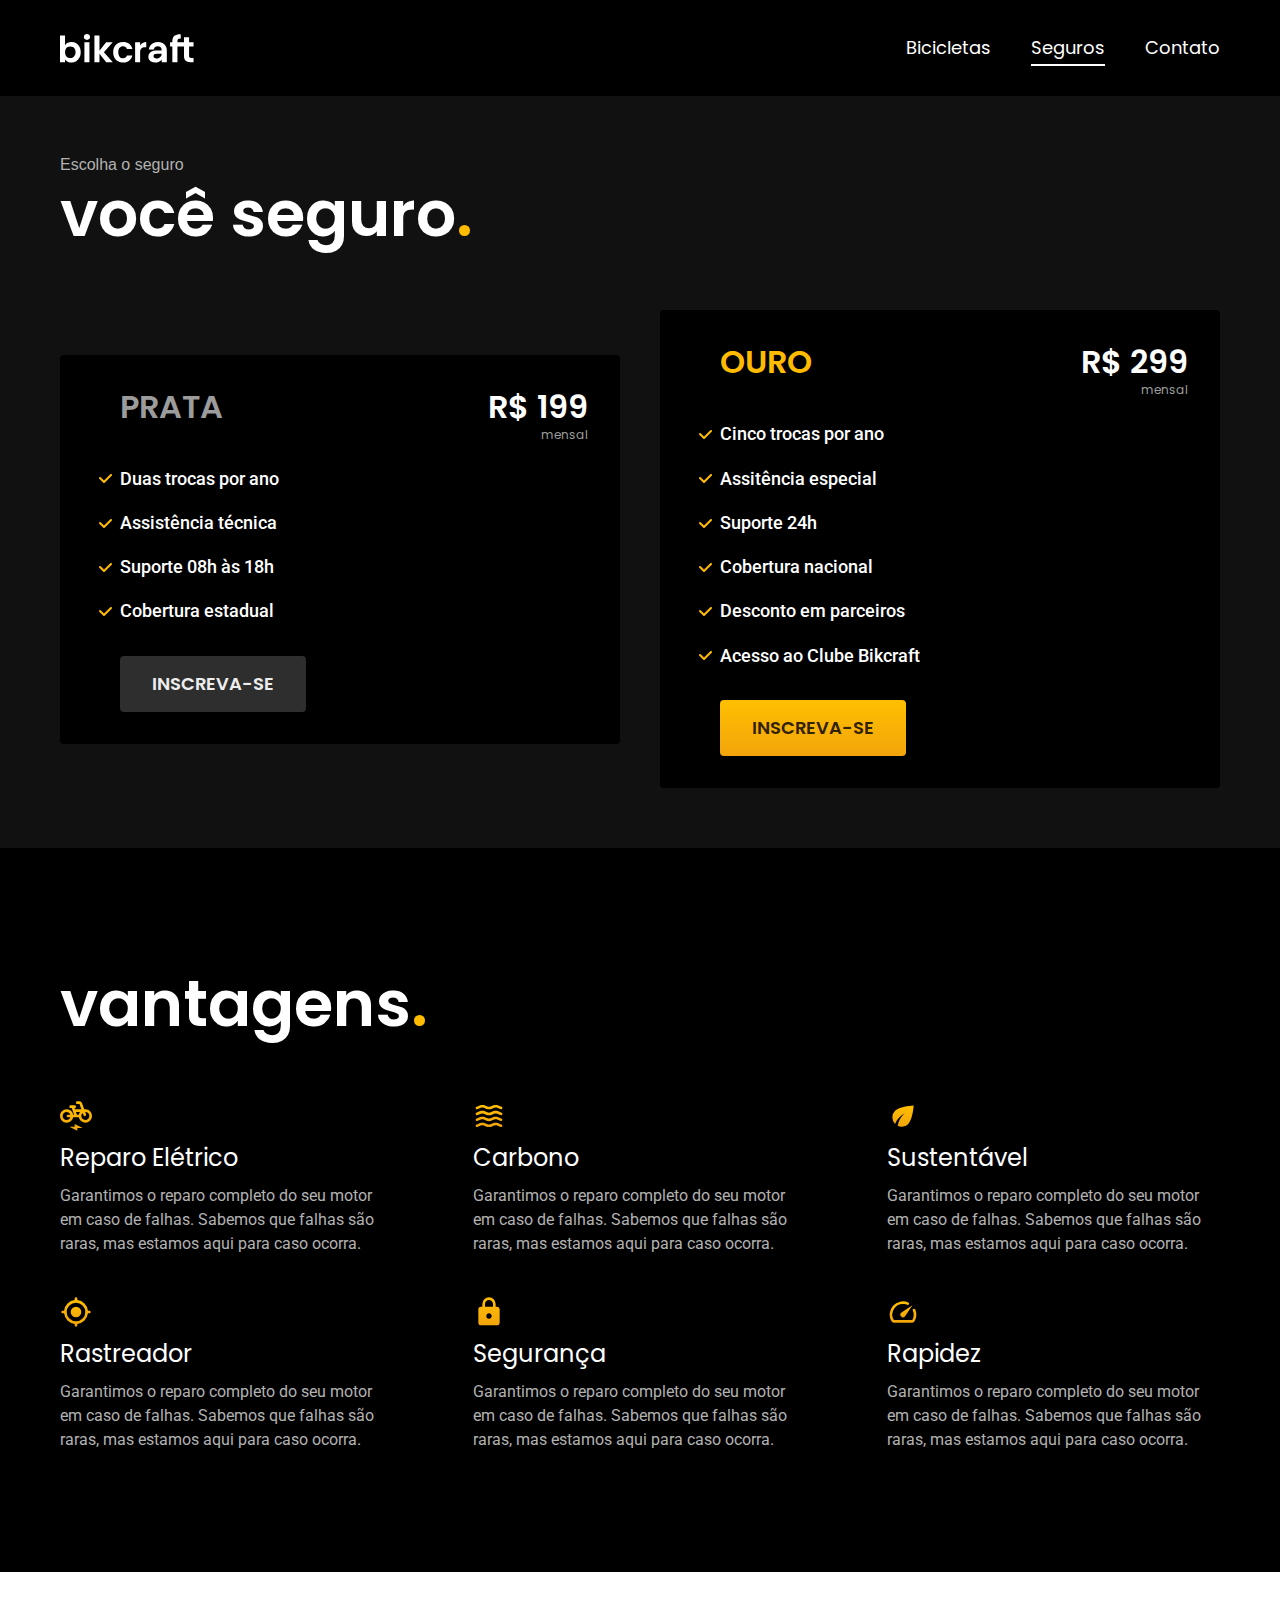
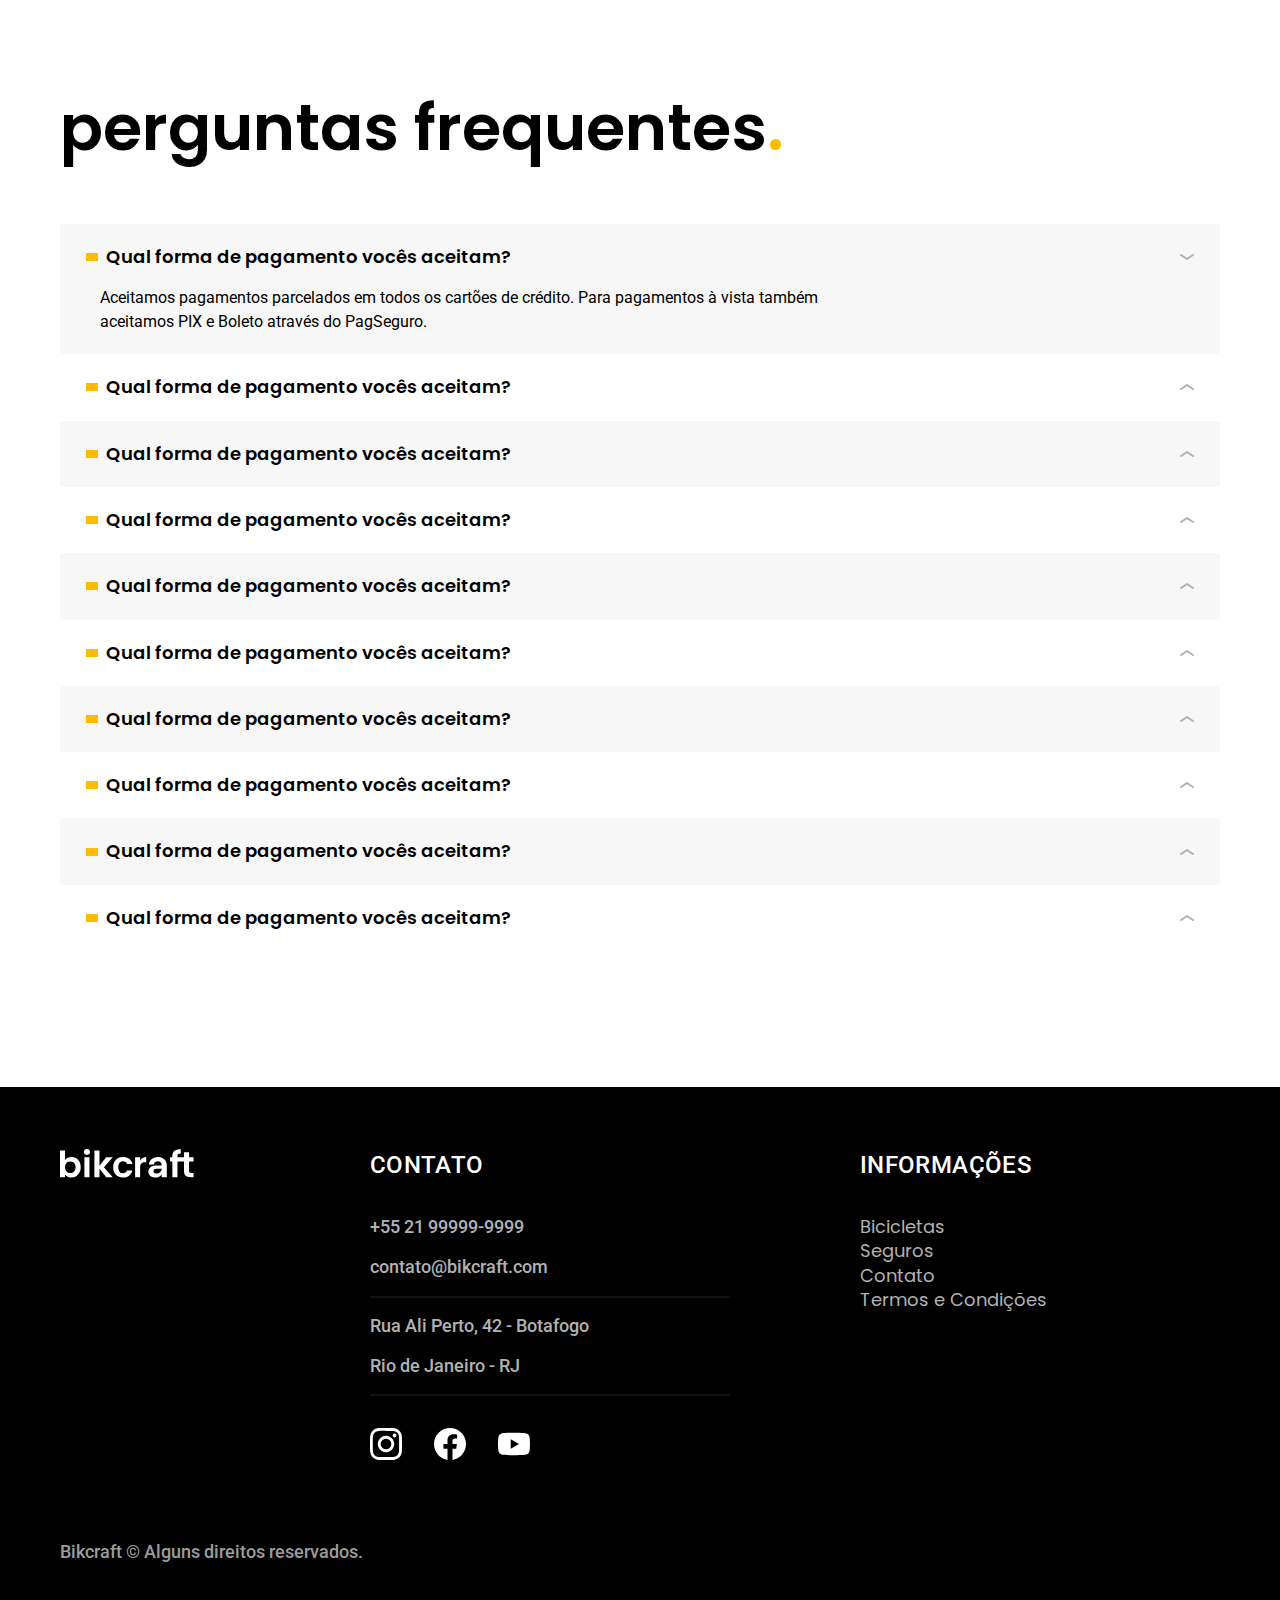
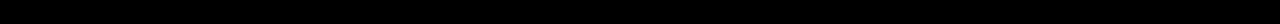
<file: seguros.html>
<!DOCTYPE html>
<html>

<head>
  <meta name="viewport" content="width=device-width, initial-scale=1.0">
  <meta name="description" content="Seguros">
  <meta charset="UTF-8">
  <title>Seguros | Bikcraft</title>
  <link rel="preload" href="./css/style.css" as="style">
  <link rel="stylesheet" href="./css/style.css">
  <link rel="preconnect" href="https://fonts.googleapis.com">
  <link rel="preconnect" href="https://fonts.gstatic.com" crossorigin>
  <link href="https://fonts.googleapis.com/css2?family=Poppins:wght@400;600&family=Roboto:wght@400;500&display=swap" rel="stylesheet">
</head>

<body id="seguros">
  <header class="header-bg">
    <div class="header container">
      <a href="./">
        <img src="./img/bikcraft.svg" alt="Bikcraft">
      </a>
      <nav aria-label="primaria">
        <ul class="header-menu font-1-m cor-0">
          <li><a href="./bicicletas.html">Bicicletas</a></li>
          <li><a href="./seguros.html">Seguros</a></li>
          <li><a href="./contato.html">Contato</a></li>
        </ul>
      </nav>
    </div>
  </header>

  <main class="seguros-bg">
    <div class="titulo-bg">
      <div class="titulo container">
        <p class="font-2-1-b cor-5">Escolha o seguro</p>
        <h1 class="font-1-xxl cor-0">você seguro<span class="cor-p1">.</span></h1>
      </div>
    </div>
    <div class="seguros container">
      <div class="seguros-item">
        <h3 class="font-1-xl cor-6">PRATA</h3>
        <span class="font-1-xl cor-0">R$ 199 <span class="font-1-xs cor-6">mensal</span></span>
        <ul class="font-2-m cor-0">
          <li>Duas trocas por ano</li>
          <li>Assistência técnica</li>
          <li>Suporte 08h às 18h</li>
          <li>Cobertura estadual</li>
        </ul>
        <a class="botao secundario" href="./orcamento.html?tipo=seguro&produto=prata">Inscreva-se</a>
      </div>
      <div class="seguros-item">
        <h3 class="font-1-xl cor-p1">OURO</h3>
        <span class="font-1-xl cor-0">R$ 299 <span class="font-1-xs cor-6">mensal</span></span>
        <ul class="font-2-m cor-0">
          <li>Cinco trocas por ano</li>
          <li>Assitência especial</li>
          <li>Suporte 24h</li>
          <li>Cobertura nacional</li>
          <li>Desconto em parceiros</li>
          <li>Acesso ao Clube Bikcraft</li>
        </ul>
        <a class="botao" href="./orcamento.html?tipo=seguro&produto=ouro">Inscreva-se</a>
      </div>
    </div>
  </main>

  <article class="vantagens-bg">
    <div class="vantagens container">
      <h2 class="font-1-xxl cor-0">vantagens<span class="cor-p1">.</span></h2>
      <ul>
        <li>
          <img src="./img/icones/eletrica.svg" alt="">
          <h3 class="font-1-l cor-0">Reparo Elétrico</h3>
          <p class="font-2-s cor-5">Garantimos o reparo completo do seu motor em caso de falhas.
            Sabemos que falhas são raras, mas estamos aqui para caso ocorra.
          </p>
        </li>
        <li>
          <img src="./img/icones/carbono.svg" alt="">
          <h3 class="font-1-l cor-0">Carbono</h3>
          <p class="font-2-s cor-5">Garantimos o reparo completo do seu motor em caso de falhas.
            Sabemos que falhas são raras, mas estamos aqui para caso ocorra.
          </p>
        </li>
        <li>
          <img src="./img/icones/sustentavel.svg" alt="">
          <h3 class="font-1-l cor-0">Sustentável</h3>
          <p class="font-2-s cor-5">Garantimos o reparo completo do seu motor em caso de falhas.
            Sabemos que falhas são raras, mas estamos aqui para caso ocorra.
          </p>
        </li>
        <li>
          <img src="./img/icones/rastreador.svg" alt="">
          <h3 class="font-1-l cor-0">Rastreador</h3>
          <p class="font-2-s cor-5">Garantimos o reparo completo do seu motor em caso de falhas.
            Sabemos que falhas são raras, mas estamos aqui para caso ocorra.
          </p>
        </li>
        <li>
          <img src="./img/icones/seguro.svg" alt="">
          <h3 class="font-1-l cor-0">Segurança</h3>
          <p class="font-2-s cor-5">Garantimos o reparo completo do seu motor em caso de falhas.
            Sabemos que falhas são raras, mas estamos aqui para caso ocorra.
          </p>
        </li>
        <li>
          <img src="./img/icones/velocidade.svg" alt="">
          <h3 class="font-1-l cor-0">Rapidez</h3>
          <p class="font-2-s cor-5">Garantimos o reparo completo do seu motor em caso de falhas.
            Sabemos que falhas são raras, mas estamos aqui para caso ocorra.
          </p>
        </li>
      </ul>
    </div>
  </article>

  <article class="perguntas container">
    <h2 class="font-1-xxl">perguntas frequentes<span class="cor-p1">.</span></h2>
    <dl>
      <div>
        <dt><button class="font-1-m-b" aria-controls="pergunta1" aria-expanded="true">Qual forma de pagamento vocês aceitam?</button></dt>
        <dd id="pergunta1" class="font-2-s cor9 ativa"> Aceitamos pagamentos parcelados em todos
          os cartões de crédito. Para pagamentos à vista também aceitamos
          PIX e Boleto através do PagSeguro.
        </dd>
      </div>
      <div>
        <dt><button class="font-1-m-b" aria-controls="pergunta2" aria-expanded="false">Qual forma de pagamento vocês aceitam?</button></dt>
        <dd id="pergunta2" class="font-2-s cor9"> Aceitamos pagamentos parcelados em todos
          os cartões de crédito. Para pagamentos à vista também aceitamos
          PIX e Boleto através do PagSeguro.
        </dd>
      </div>
      <div>
        <dt><button class="font-1-m-b" aria-controls="pergunta3" aria-expanded="false">Qual forma de pagamento vocês aceitam?</button></dt>
        <dd id="pergunta3" class="font-2-s cor9"> Aceitamos pagamentos parcelados em todos
          os cartões de crédito. Para pagamentos à vista também aceitamos
          PIX e Boleto através do PagSeguro.
        </dd>
      </div>
      <div>
        <dt><button class="font-1-m-b" aria-controls="pergunta4" aria-expanded="false">Qual forma de pagamento vocês aceitam?</button></dt>
        <dd id="pergunta4" class="font-2-s cor9"> Aceitamos pagamentos parcelados em todos
          os cartões de crédito. Para pagamentos à vista também aceitamos
          PIX e Boleto através do PagSeguro.
        </dd>
      </div>
      <div>
        <dt><button class="font-1-m-b" aria-controls="pergunta5" aria-expanded="false">Qual forma de pagamento vocês aceitam?</button></dt>
        <dd id="pergunta5" class="font-2-s cor9"> Aceitamos pagamentos parcelados em todos
          os cartões de crédito. Para pagamentos à vista também aceitamos
          PIX e Boleto através do PagSeguro.
        </dd>
      </div>
      <div>
        <dt><button class="font-1-m-b" aria-controls="pergunta6" aria-expanded="false">Qual forma de pagamento vocês aceitam?</button></dt>
        <dd id="pergunta6" class="font-2-s cor9"> Aceitamos pagamentos parcelados em todos
          os cartões de crédito. Para pagamentos à vista também aceitamos
          PIX e Boleto através do PagSeguro.
        </dd>
      </div>
      <div>
        <dt><button class="font-1-m-b" aria-controls="pergunta7" aria-expanded="false">Qual forma de pagamento vocês aceitam?</button></dt>
        <dd id="pergunta7" class="font-2-s cor9"> Aceitamos pagamentos parcelados em todos
          os cartões de crédito. Para pagamentos à vista também aceitamos
          PIX e Boleto através do PagSeguro.
        </dd>
      </div>
      <div>
        <dt><button class="font-1-m-b" aria-controls="pergunta8" aria-expanded="false">Qual forma de pagamento vocês aceitam?</button></dt>
        <dd id="pergunta8" class="font-2-s cor9"> Aceitamos pagamentos parcelados em todos
          os cartões de crédito. Para pagamentos à vista também aceitamos
          PIX e Boleto através do PagSeguro.
        </dd>
      </div>
      <div>
        <dt><button class="font-1-m-b" aria-controls="pergunta9" aria-expanded="false">Qual forma de pagamento vocês aceitam?</button></dt>
        <dd id="pergunta9" class="font-2-s cor9"> Aceitamos pagamentos parcelados em todos
          os cartões de crédito. Para pagamentos à vista também aceitamos
          PIX e Boleto através do PagSeguro.
        </dd>
      </div>
      <div>
        <dt><button class="font-1-m-b" aria-controls="pergunta10" aria-expanded="false">Qual forma de pagamento vocês aceitam?</button></dt>
        <dd id="pergunta10" class="font-2-s cor9"> Aceitamos pagamentos parcelados em todos
          os cartões de crédito. Para pagamentos à vista também aceitamos
          PIX e Boleto através do PagSeguro.
        </dd>
      </div>
    </dl>
  </article>

  <footer class="footer-bg">
    <div class="footer container">
      <img src="./img/bikcraft.svg" alt="">

      <div class="footer-contato">
        <h3 class="font-2-l-b cor-0">Contato</h3>
        <ul class="font-2-m cor-5">
          <li><a href="tel:+552199999999">+55 21 99999-9999</a></li>
          <li><a href="mailto:contato@bikcraft.com">contato@bikcraft.com</a></li>
          <li>Rua Ali Perto, 42 - Botafogo</li>
          <li>Rio de Janeiro - RJ</li>
        </ul>

        <div class="footer-redes">
          <a href="./"><img src="./img/redes/instagram.svg" alt=""></a>
          <a href="./"><img src="./img/redes/facebook.svg" alt=""></a>
          <a href="./"><img src="./img/redes/youtube.svg" alt=""></a>
        </div>
      </div>
      <div class="footer-informacao">
        <h3 class="font-2-l-b cor-0">Informações</h3>
        <nav>
          <ul class="font-1-m cor-5">
            <li><a href="./bicicletas.html">Bicicletas</a></li>
            <li><a href="./seguros.html">Seguros</a></li>
            <li><a href="./contato.html">Contato</a></li>
            <li><a href="./termos.html">Termos e Condições</a></li>
          </ul>
        </nav>
      </div>
      <p class="footer-copy font-2-m cor-6">Bikcraft © Alguns direitos reservados.</p>
    </div>
  </footer>
  <script src="./js/script.js"></script>
</body>

</html>
</file>
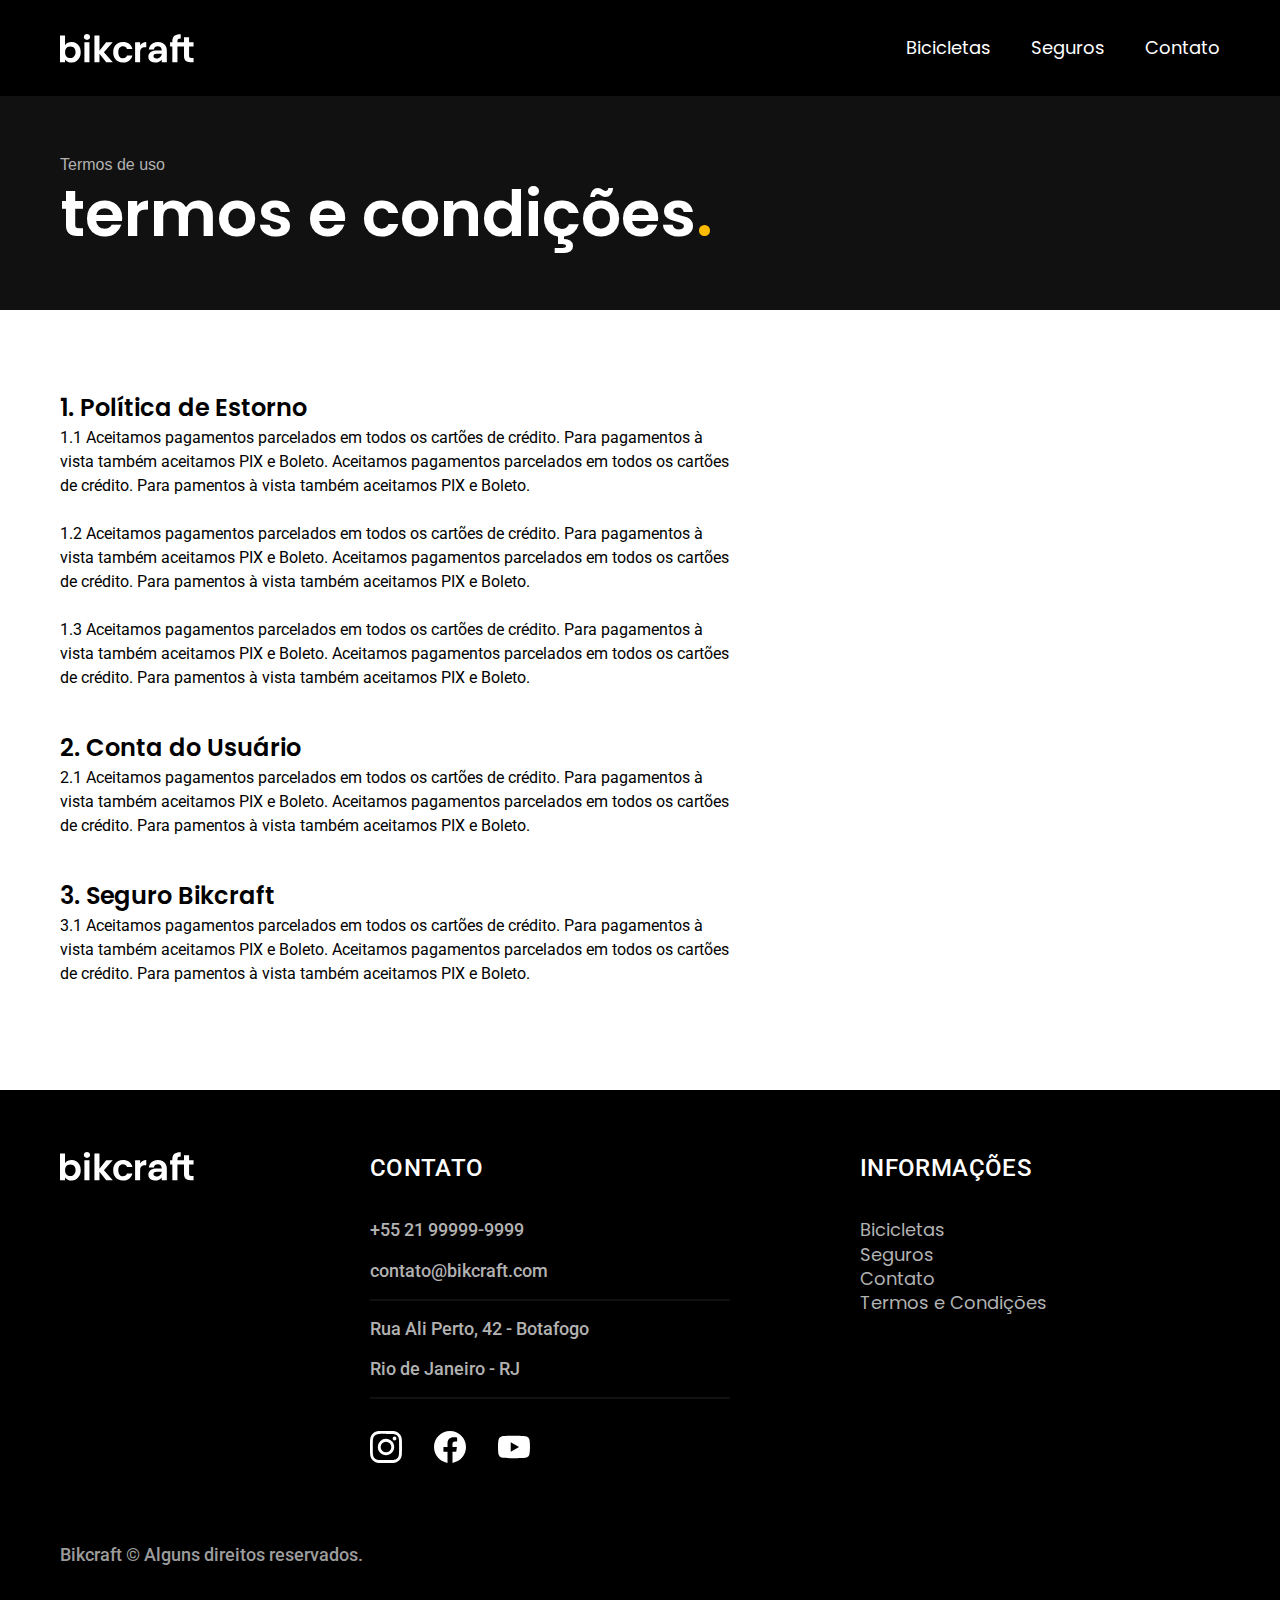
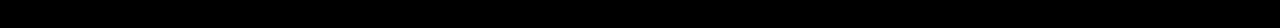
<file: termos.html>
<!DOCTYPE html>
<html>

<head>
  <meta name="viewport" content="width=device-width, initial-scale=1.0">
  <meta name="description" content="Termos e Condições">
  <meta charset="UTF-8">
  <title>Termos e Condições | Bikcraft</title>
  <link rel="preload" href="./css/style.css" as="style">
  <link rel="stylesheet" href="./css/style.css">
  <link rel="preconnect" href="https://fonts.googleapis.com">
  <link rel="preconnect" href="https://fonts.gstatic.com" crossorigin>
  <link href="https://fonts.googleapis.com/css2?family=Poppins:wght@400;600&family=Roboto:wght@400;500&display=swap" rel="stylesheet">
</head>

<body>
  <header class="header-bg">
    <div class="header container">
      <a href="./">
        <img src="./img/bikcraft.svg" alt="Bikcraft">
      </a>
      <nav aria-label="primaria">
        <ul class="header-menu font-1-m cor-0">
          <li><a href="./bicicletas.html">Bicicletas</a></li>
          <li><a href="./seguros.html">Seguros</a></li>
          <li><a href="./contato.html">Contato</a></li>
        </ul>
      </nav>
    </div>
  </header>

  <main>
    <div class="titulo-bg">
      <div class="titulo container">
        <p class="font-2-1-b cor-5">Termos de uso</p>
        <h1 class="font-1-xxl cor-0">termos e condições<span class="cor-p1">.</span></h1>
      </div>

    </div>

    <div class="termos font-2-s cor-10 container">
      <h2 class="font-1-l cor-11">1. Política de Estorno</h2>
      <p>1.1 Aceitamos pagamentos parcelados em todos os cartões de crédito.
        Para pagamentos à vista também aceitamos PIX e Boleto. Aceitamos
        pagamentos parcelados em todos os cartões de crédito. Para
        pamentos à vista também aceitamos PIX e Boleto.
      </p>
      <p>1.2 Aceitamos pagamentos parcelados em todos os cartões de crédito.
        Para pagamentos à vista também aceitamos PIX e Boleto. Aceitamos
        pagamentos parcelados em todos os cartões de crédito. Para
        pamentos à vista também aceitamos PIX e Boleto.
      </p>
      <p>1.3 Aceitamos pagamentos parcelados em todos os cartões de crédito.
        Para pagamentos à vista também aceitamos PIX e Boleto. Aceitamos
        pagamentos parcelados em todos os cartões de crédito. Para
        pamentos à vista também aceitamos PIX e Boleto.
      </p>
      <h2 class="font-1-l cor-11">2. Conta do Usuário</h2>
      <p>2.1 Aceitamos pagamentos parcelados em todos os cartões de crédito.
        Para pagamentos à vista também aceitamos PIX e Boleto. Aceitamos
        pagamentos parcelados em todos os cartões de crédito. Para
        pamentos à vista também aceitamos PIX e Boleto.
      </p>
      <h2 class="font-1-l cor-11">3. Seguro Bikcraft</h2>
      <p>3.1 Aceitamos pagamentos parcelados em todos os cartões de crédito.
        Para pagamentos à vista também aceitamos PIX e Boleto. Aceitamos
        pagamentos parcelados em todos os cartões de crédito. Para
        pamentos à vista também aceitamos PIX e Boleto.
      </p>
    </div>
  </main>

  <footer class="footer-bg">
    <div class="footer container">
      <img src="./img/bikcraft.svg" alt="">

      <div class="footer-contato">
        <h3 class="font-2-l-b cor-0">Contato</h3>
        <ul class="font-2-m cor-5">
          <li><a href="tel:+552199999999">+55 21 99999-9999</a></li>
          <li><a href="mailto:contato@bikcraft.com">contato@bikcraft.com</a></li>
          <li>Rua Ali Perto, 42 - Botafogo</li>
          <li>Rio de Janeiro - RJ</li>
        </ul>

        <div class="footer-redes">
          <a href="./"><img src="./img/redes/instagram.svg" alt=""></a>
          <a href="./"><img src="./img/redes/facebook.svg" alt=""></a>
          <a href="./"><img src="./img/redes/youtube.svg" alt=""></a>
        </div>
      </div>
      <div class="footer-informacao">
        <h3 class="font-2-l-b cor-0">Informações</h3>
        <nav>
          <ul class="font-1-m cor-5">
            <li><a href="./bicicletas.html">Bicicletas</a></li>
            <li><a href="./seguros.html">Seguros</a></li>
            <li><a href="./contato.html">Contato</a></li>
            <li><a href="./termos.html">Termos e Condições</a></li>
          </ul>
        </nav>
      </div>
      <p class="footer-copy font-2-m cor-6">Bikcraft © Alguns direitos reservados.</p>
    </div>
  </footer>
  <script src="./js/script.js"></script>
</body>

</html>
</file>
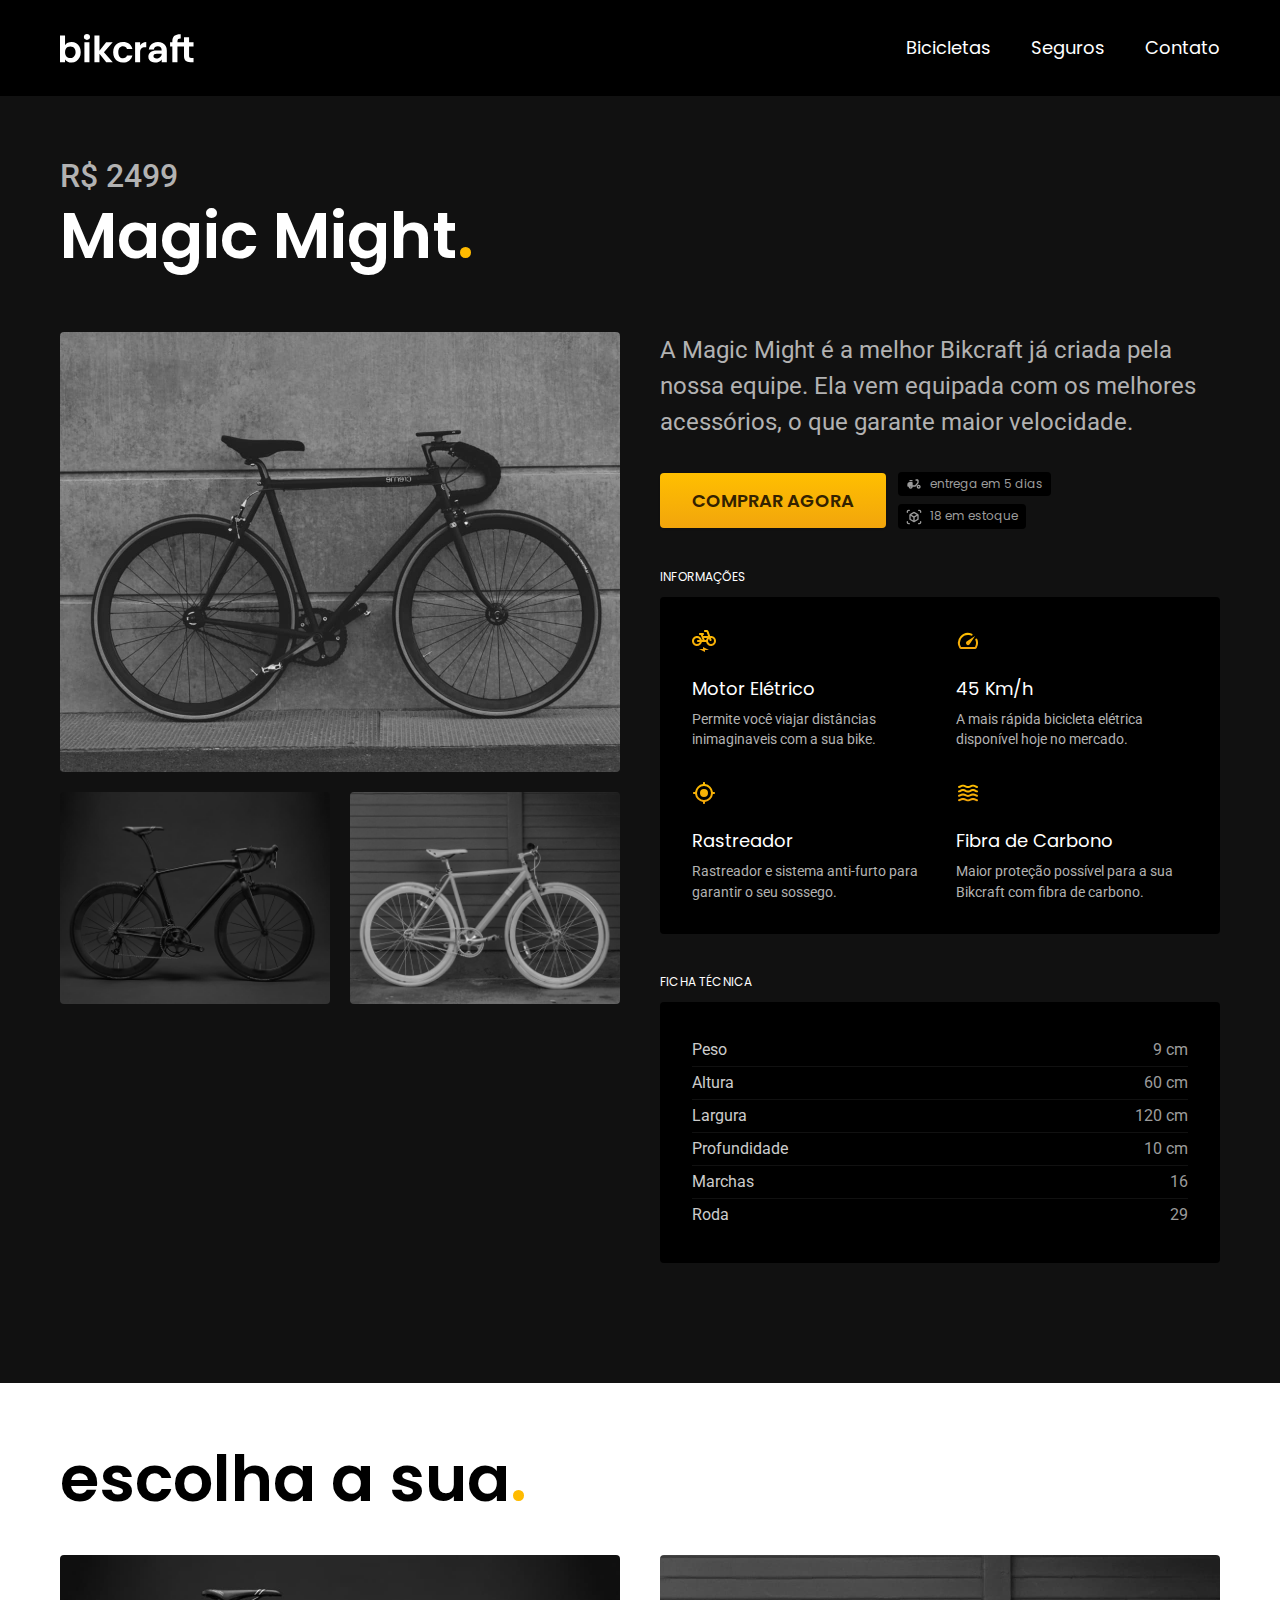
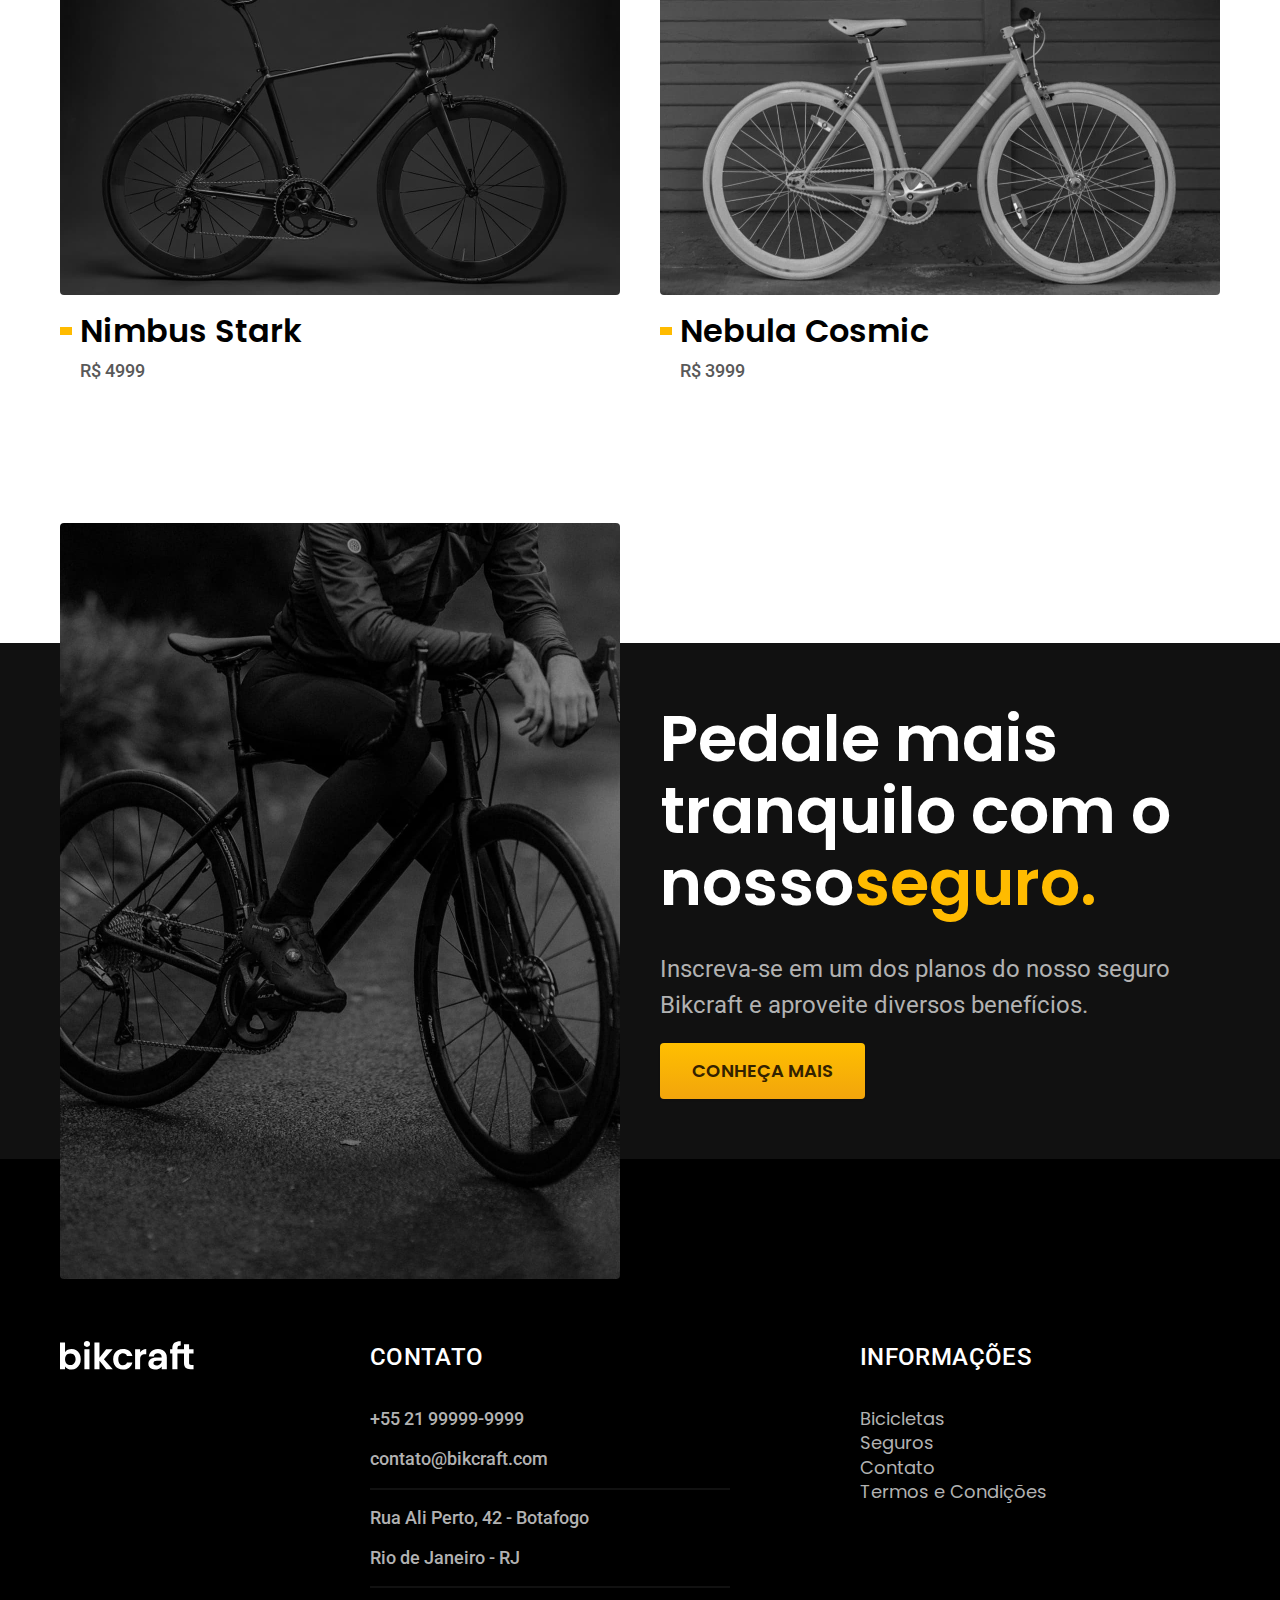
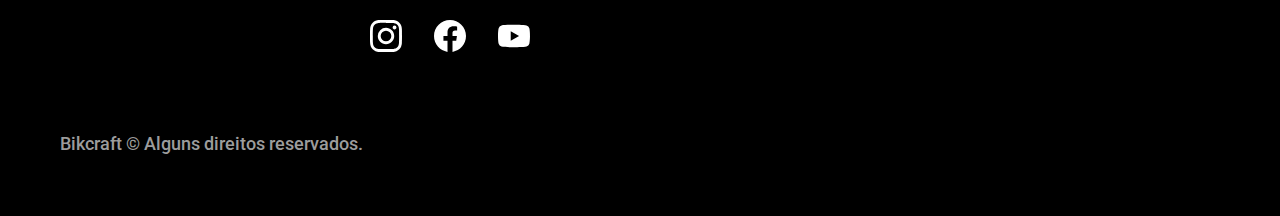
<file: bicicletas/magic.html>
<!DOCTYPE html>
<html>

<head>
  <meta name="viewport" content="width=device-width, initial-scale=1.0">
  <meta name="description" content="Bicicletas elétricas de alta precisão
  e qualidade, feitas sobre medida para o cliente. Explere o mundo
  na velocidade com a Bikcraft.">
  <meta charset="UTF-8">
  <title>magic</title>
  <link rel="stylesheet" href="../css/style.css">
  <link rel="preconnect" href="https://fonts.googleapis.com">
  <link rel="preconnect" href="https://fonts.gstatic.com" crossorigin>
  <link href="https://fonts.googleapis.com/css2?family=Poppins:wght@400;600&family=Roboto:wght@400;500&display=swap" rel="stylesheet">
</head>

<body id="bicicleta">
  <header class="header-bg">
    <div class="header container">
      <a href="../">
        <img src="../img/bikcraft.svg" alt="Bikcraft">
      </a>
      <nav aria-label="primaria">
        <ul class="header-menu font-1-m cor-0">
          <li><a href="../bicicletas.html">Bicicletas</a></li>
          <li><a href="../seguros.html">Seguros</a></li>
          <li><a href="../contato.html">Contato</a></li>
        </ul>
      </nav>
    </div>
  </header>

  <main class="titulo-bg">
    <div>
      <div class="titulo container">
        <p class="font-2-xl cor-5">R$ 2499</p>
        <h1 class="font-1-xxl cor-0">Magic Might<span class="cor-p1">.</span></h1>
      </div>
    </div>

    <div class="bicicleta container">
      <div class="bicicleta-imagens">
        <img src="../img/bicicleta/nimbus2.jpg" alt="">
        <img src="../img/bicicleta/nimbus1.jpg" alt="">
        <img src="../img/bicicleta/nimbus3.jpg" alt="">
      </div>
      <div class="bicicleta-conteudo">
        <p class="font-2-l cor-5">A Magic Might é a melhor Bikcraft já criada pela nossa equipe. Ela vem equipada com os melhores acessórios, o que garante maior velocidade.</p>
        <div class="bicicleta-comprar">
          <a class="botao" href="../orcamento.html?tipo=bikcraft&produto=magic">Comprar Agora</a>
          <span class="font-1-xs cor-6"><img src="../img/icones/entrega.svg" alt="">entrega em 5 dias</span>
          <span class="font-1-xs cor-6"><img src="../img/icones/estoque.svg" alt="">18 em estoque</span>
        </div>
        <h2 class="font-1-xs cor-0">Informações</h2>
        <ul class="bicicleta-informacoes">
          <li>
            <img src="../img/icones/eletrica.svg" alt="">
            <h3 class="font-1-m cor-0">Motor Elétrico</h3>
            <p class="font-2-xs cor-5">Permite você viajar distâncias inimaginaveis
              com a sua bike.
            </p>
          </li>
          <li>
            <img src="../img/icones/velocidade.svg" alt="">
            <h3 class="font-1-m cor-0">45 Km/h</h3>
            <p class="font-2-xs cor-5">A mais rápida bicicleta elétrica disponível hoje no mercado.
            </p>
          </li>
          <li>
            <img src="../img/icones/rastreador.svg" alt="">
            <h3 class="font-1-m cor-0">Rastreador</h3>
            <p class="font-2-xs cor-5"> Rastreador e sistema anti-furto para garantir o seu sossego.
            </p>
          </li>
          <li>
            <img src="../img/icones/carbono.svg" alt="">
            <h3 class="font-1-m cor-0">Fibra de Carbono</h3>
            <p class="font-2-xs cor-5">Maior proteção possível para a sua Bikcraft com fibra de carbono.
            </p>
          </li>
        </ul>
        <h2 class="font-1-xs cor-0">Ficha Técnica</h2>
        <ul class="bicicleta-ficha font-2-s cor-4">
          <li>Peso<span>9 cm</span></li>
          <li>Altura<span>60 cm</span></li>
          <li>Largura<span>120 cm</span></li>
          <li>Profundidade<span>10 cm</span></li>
          <li>Marchas<span>16</span></li>
          <li>Roda<span>29</span></li>
        </ul>
      </div>
    </div>
  </main>

  <article class="bicicletas-lista container">
    <h2 class="font-1-xxl">escolha a sua<span class="cor-p1">.</span></h2>
    <ul>
      <li>
        <a href="./magic.html">
          <img src="../img/bicicletas/nimbus.jpg" alt="bicicleta preta">
          <h3 class="font-1-xl">Nimbus Stark</h3>
          <span class="font-2-m cor-8">R$ 4999</span>
        </a>
      </li>
      <li>
        <a href="./nebula.html">
          <img src="../img/bicicletas/nebula.jpg" alt="bicicleta preta">
          <h3 class="font-1-xl">Nebula Cosmic</h3>
          <span class="font-2-m cor-8">R$ 3999</span>
        </a>
      </li>
    </ul>
  </article>

  <article class="seguro-bg">
    <div class="seguro container">
      <div class="seguro-imagem">
        <img src="../img/fotos/seguros.jpg" alt="Pessoa parada em cima de uma bicileta">
      </div>
      <div class="seguro-conteudo">
        <h2 class="font-1-xxl cor-0">Pedale mais tranquilo com o nosso<span class="cor-p1">seguro.</span></h2>
        <p class="font-2-l cor-5"> Inscreva-se em um dos planos do nosso seguro Bikcraft e aproveite diversos benefícios.</p>
        <a class="botao" href="../seguros.html">Conheça Mais</a>
      </div>
    </div>
  </article>
  <footer class="footer-bg">
    <div class="footer container">
      <img src="../img/bikcraft.svg" alt="">

      <div class="footer-contato">
        <h3 class="font-2-l-b cor-0">Contato</h3>
        <ul class="font-2-m cor-5">
          <li><a href="tel:+552199999999">+55 21 99999-9999</a></li>
          <li><a href="mailto:contato@bikcraft.com">contato@bikcraft.com</a></li>
          <li>Rua Ali Perto, 42 - Botafogo</li>
          <li>Rio de Janeiro - RJ</li>
        </ul>

        <div class="footer-redes">
          <a href="./"><img src="../img/redes/instagram.svg" alt=""></a>
          <a href="./"><img src="../img/redes/facebook.svg" alt=""></a>
          <a href="./"><img src="../img/redes/youtube.svg" alt=""></a>
        </div>
      </div>
      <div class="footer-informacao">
        <h3 class="font-2-l-b cor-0">Informações</h3>
        <nav>
          <ul class="font-1-m cor-5">
            <li><a href="../bicicletas.html">Bicicletas</a></li>
            <li><a href="../seguros.html">Seguros</a></li>
            <li><a href="../contato.html">Contato</a></li>
            <li><a href="../termos.html">Termos e Condições</a></li>
          </ul>
        </nav>
      </div>
      <p class="footer-copy font-2-m cor-6">Bikcraft © Alguns direitos reservados.</p>
    </div>
  </footer>
  <script src="../js/script.js"></script>
</body>

</html>
</file>
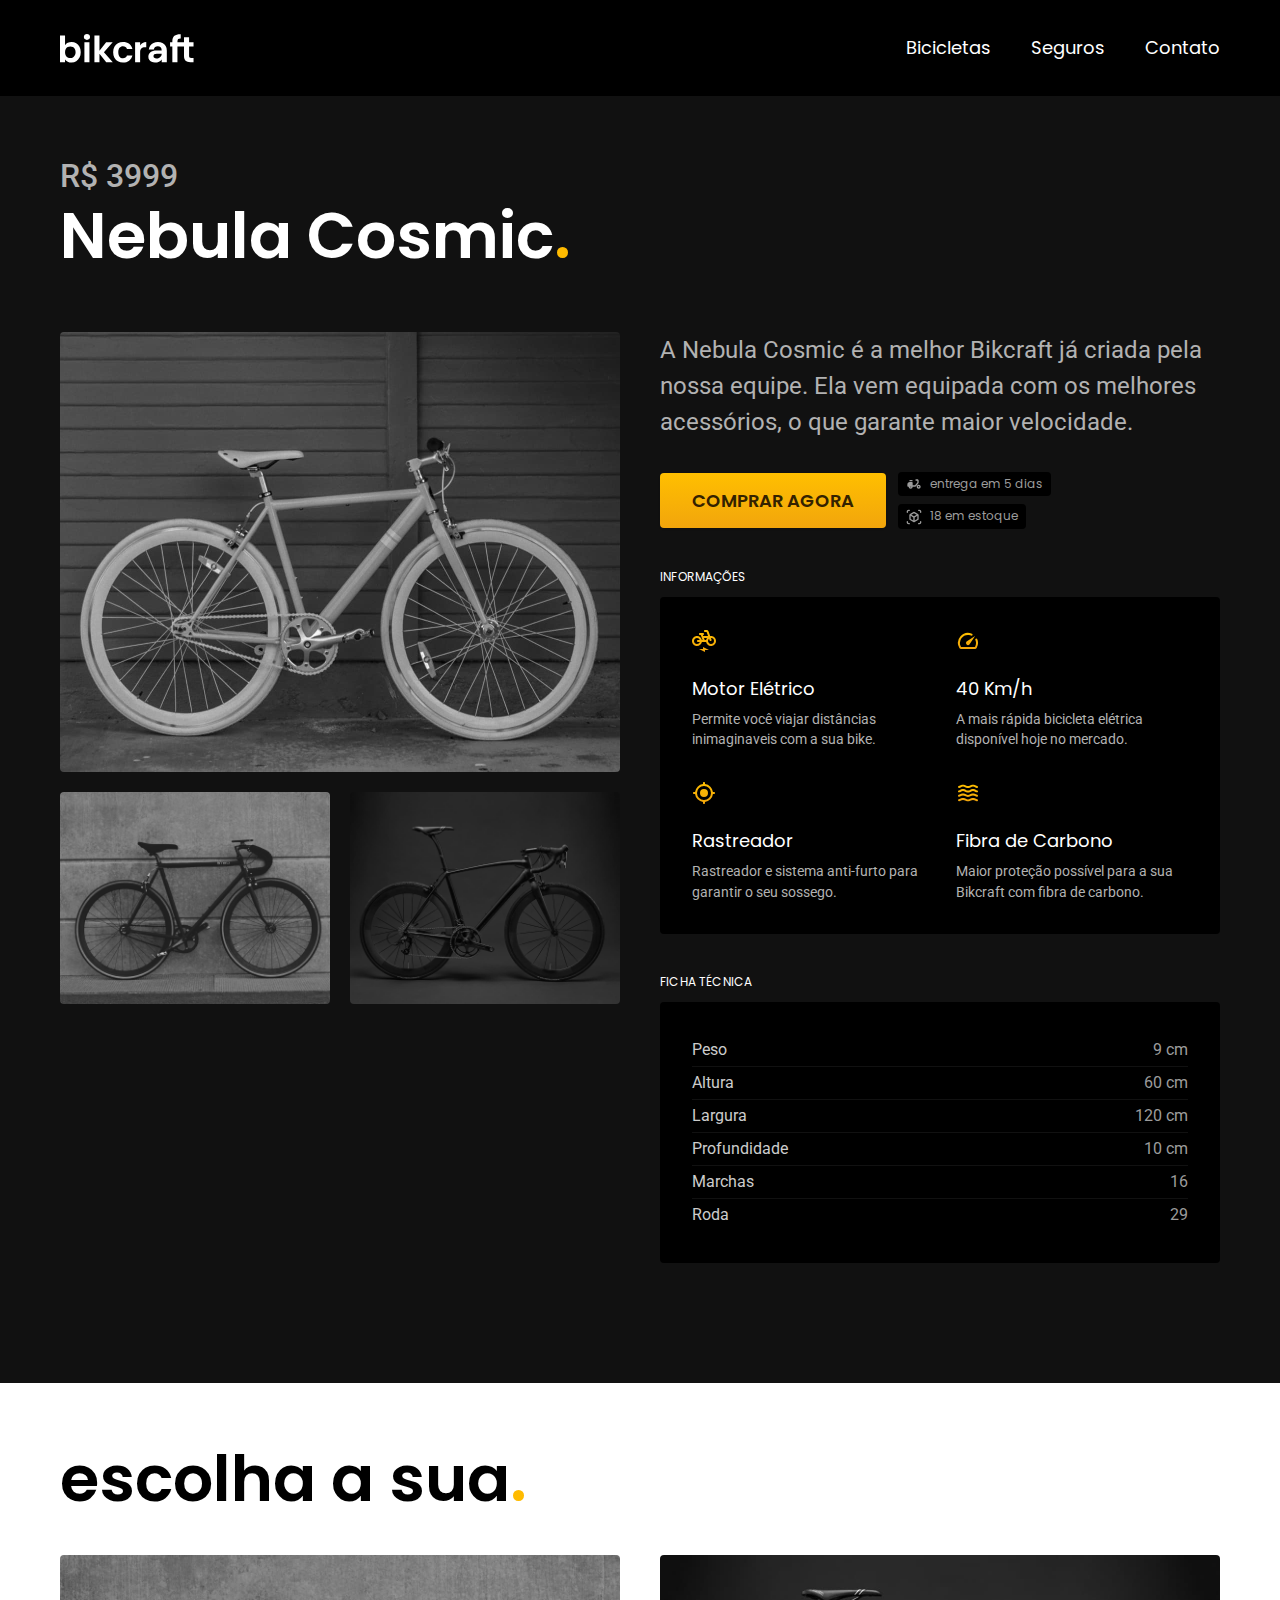
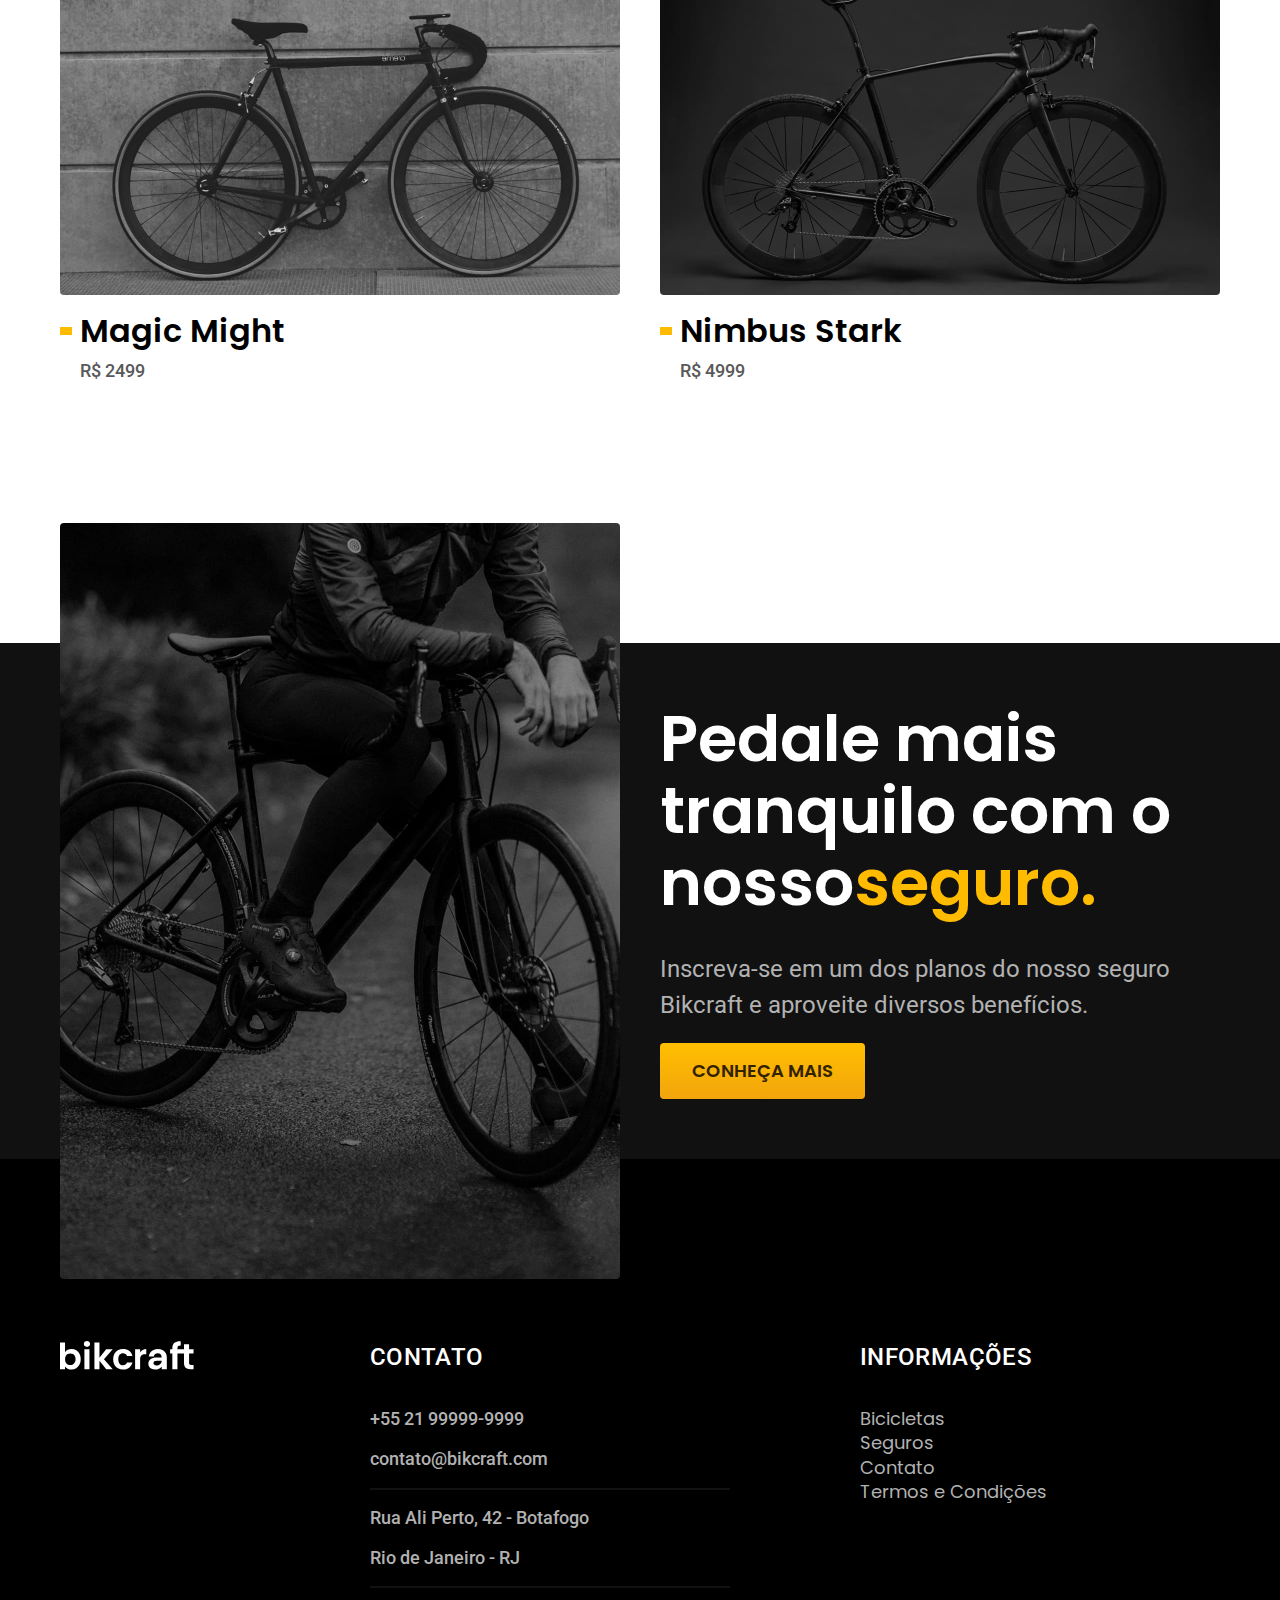
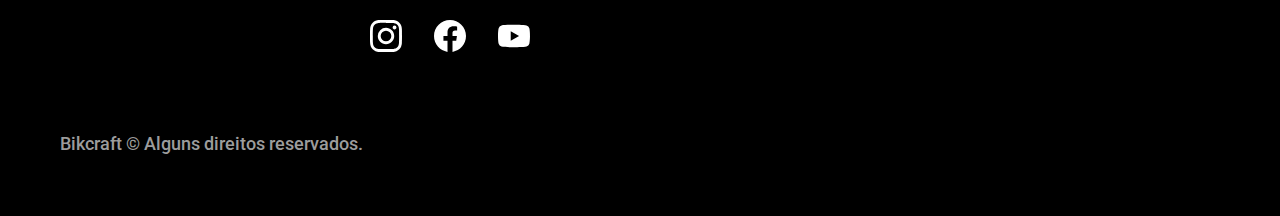
<file: bicicletas/nebula.html>
<!DOCTYPE html>
<html>

<head>
  <meta name="viewport" content="width=device-width, initial-scale=1.0">
  <meta name="description" content="Bicicletas elétricas de alta precisão
  e qualidade, feitas sobre medida para o cliente. Explere o mundo
  na velocidade com a Bikcraft.">
  <meta charset="UTF-8">
  <title>nebula</title>
  <link rel="stylesheet" href="../css/style.css">
  <link rel="preconnect" href="https://fonts.googleapis.com">
  <link rel="preconnect" href="https://fonts.gstatic.com" crossorigin>
  <link href="https://fonts.googleapis.com/css2?family=Poppins:wght@400;600&family=Roboto:wght@400;500&display=swap" rel="stylesheet">
</head>

<body id="bicicleta">
  <header class="header-bg">
    <div class="header container">
      <a href="../">
        <img src="../img/bikcraft.svg" alt="Bikcraft">
      </a>
      <nav aria-label="primaria">
        <ul class="header-menu font-1-m cor-0">
          <li><a href="../bicicletas.html">Bicicletas</a></li>
          <li><a href="../seguros.html">Seguros</a></li>
          <li><a href="../contato.html">Contato</a></li>
        </ul>
      </nav>
    </div>
  </header>

  <main class="titulo-bg">
    <div>
      <div class="titulo container">
        <p class="font-2-xl cor-5">R$ 3999</p>
        <h1 class="font-1-xxl cor-0">Nebula Cosmic<span class="cor-p1">.</span></h1>
      </div>
    </div>

    <div class="bicicleta container">
      <div class="bicicleta-imagens">
        <img src="../img/bicicleta/nimbus3.jpg" alt="">
        <img src="../img/bicicleta/nimbus2.jpg" alt="">
        <img src="../img/bicicleta/nimbus1.jpg" alt="">
      </div>
      <div class="bicicleta-conteudo">
        <p class="font-2-l cor-5">A Nebula Cosmic é a melhor Bikcraft já criada pela nossa equipe. Ela vem equipada com os melhores acessórios, o que garante maior velocidade.</p>
        <div class="bicicleta-comprar">
          <a class="botao" href="../orcamento.html?tipo=bikcraft&produto=nebula">Comprar Agora</a>
          <span class="font-1-xs cor-6"><img src="../img/icones/entrega.svg" alt="">entrega em 5 dias</span>
          <span class="font-1-xs cor-6"><img src="../img/icones/estoque.svg" alt="">18 em estoque</span>
        </div>
        <h2 class="font-1-xs cor-0">Informações</h2>
        <ul class="bicicleta-informacoes">
          <li>
            <img src="../img/icones/eletrica.svg" alt="">
            <h3 class="font-1-m cor-0">Motor Elétrico</h3>
            <p class="font-2-xs cor-5">Permite você viajar distâncias inimaginaveis
              com a sua bike.
            </p>
          </li>
          <li>
            <img src="../img/icones/velocidade.svg" alt="">
            <h3 class="font-1-m cor-0">40 Km/h</h3>
            <p class="font-2-xs cor-5">A mais rápida bicicleta elétrica disponível hoje no mercado.
            </p>
          </li>
          <li>
            <img src="../img/icones/rastreador.svg" alt="">
            <h3 class="font-1-m cor-0">Rastreador</h3>
            <p class="font-2-xs cor-5"> Rastreador e sistema anti-furto para garantir o seu sossego.
            </p>
          </li>
          <li>
            <img src="../img/icones/carbono.svg" alt="">
            <h3 class="font-1-m cor-0">Fibra de Carbono</h3>
            <p class="font-2-xs cor-5">Maior proteção possível para a sua Bikcraft com fibra de carbono.
            </p>
          </li>
        </ul>
        <h2 class="font-1-xs cor-0">Ficha Técnica</h2>
        <ul class="bicicleta-ficha font-2-s cor-4">
          <li>Peso<span>9 cm</span></li>
          <li>Altura<span>60 cm</span></li>
          <li>Largura<span>120 cm</span></li>
          <li>Profundidade<span>10 cm</span></li>
          <li>Marchas<span>16</span></li>
          <li>Roda<span>29</span></li>
        </ul>
      </div>
    </div>
  </main>

  <article class="bicicletas-lista container">
    <h2 class="font-1-xxl">escolha a sua<span class="cor-p1">.</span></h2>
    <ul>
      <li>
        <a href="./magic.html">
          <img src="../img/bicicletas/magic.jpg" alt="bicicleta preta">
          <h3 class="font-1-xl">Magic Might</h3>
          <span class="font-2-m cor-8">R$ 2499</span>
        </a>
      </li>
      <li>
        <a href="./nimbus.html">
          <img src="../img/bicicletas/nimbus.jpg" alt="bicicleta preta">
          <h3 class="font-1-xl">Nimbus Stark</h3>
          <span class="font-2-m cor-8">R$ 4999</span>
        </a>
      </li>
    </ul>
  </article>

  <article class="seguro-bg">
    <div class="seguro container">
      <div class="seguro-imagem">
        <img src="../img/fotos/seguros.jpg" alt="Pessoa parada em cima de uma bicileta">
      </div>
      <div class="seguro-conteudo">
        <h2 class="font-1-xxl cor-0">Pedale mais tranquilo com o nosso<span class="cor-p1">seguro.</span></h2>
        <p class="font-2-l cor-5"> Inscreva-se em um dos planos do nosso seguro Bikcraft e aproveite diversos benefícios.</p>
        <a class="botao" href="../seguros.html">Conheça Mais</a>
      </div>
    </div>
  </article>
  <footer class="footer-bg">
    <div class="footer container">
      <img src="../img/bikcraft.svg" alt="">

      <div class="footer-contato">
        <h3 class="font-2-l-b cor-0">Contato</h3>
        <ul class="font-2-m cor-5">
          <li><a href="tel:+552199999999">+55 21 99999-9999</a></li>
          <li><a href="mailto:contato@bikcraft.com">contato@bikcraft.com</a></li>
          <li>Rua Ali Perto, 42 - Botafogo</li>
          <li>Rio de Janeiro - RJ</li>
        </ul>

        <div class="footer-redes">
          <a href="./"><img src="../img/redes/instagram.svg" alt=""></a>
          <a href="./"><img src="../img/redes/facebook.svg" alt=""></a>
          <a href="./"><img src="../img/redes/youtube.svg" alt=""></a>
        </div>
      </div>
      <div class="footer-informacao">
        <h3 class="font-2-l-b cor-0">Informações</h3>
        <nav>
          <ul class="font-1-m cor-5">
            <li><a href="../bicicletas.html">Bicicletas</a></li>
            <li><a href="../seguros.html">Seguros</a></li>
            <li><a href="../contato.html">Contato</a></li>
            <li><a href="../termos.html">Termos e Condições</a></li>
          </ul>
        </nav>
      </div>
      <p class="footer-copy font-2-m cor-6">Bikcraft © Alguns direitos reservados.</p>
    </div>
  </footer>
  <script src="../js/script.js"></script>
</body>

</html>
</file>
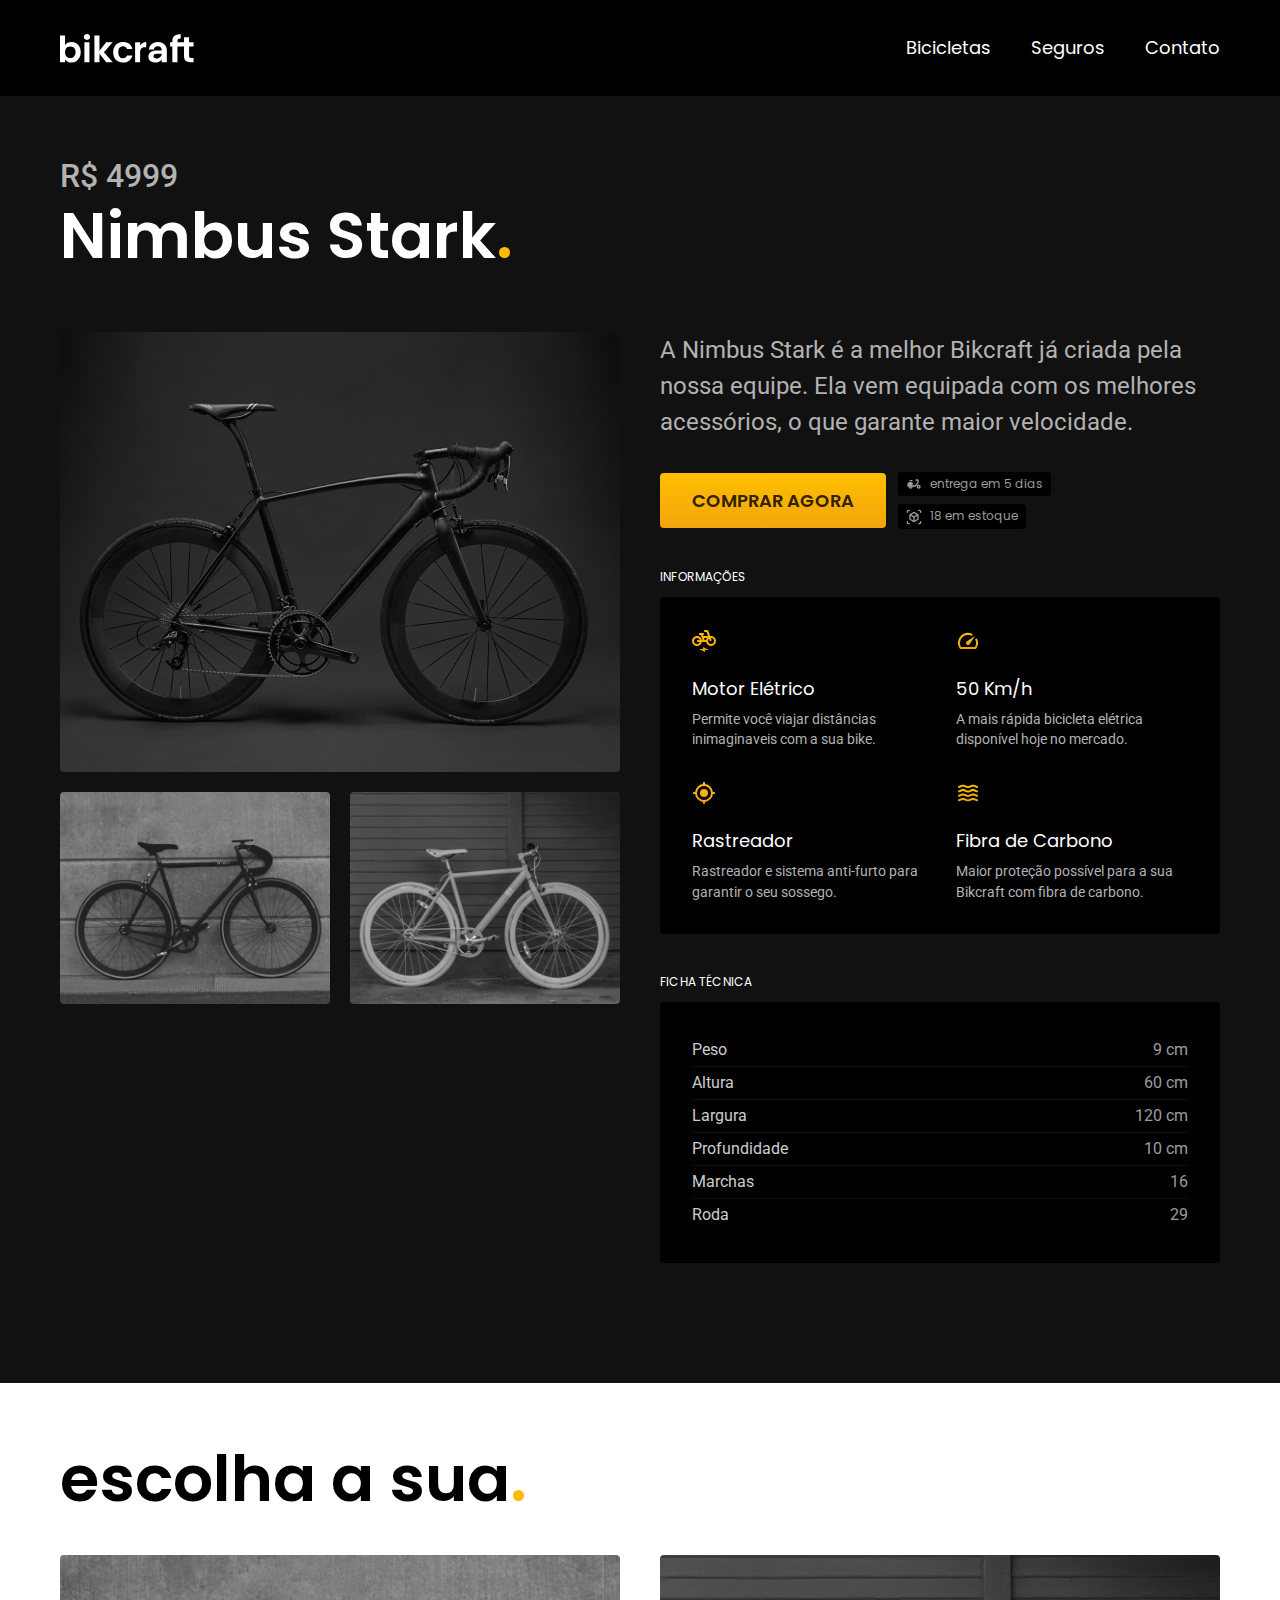
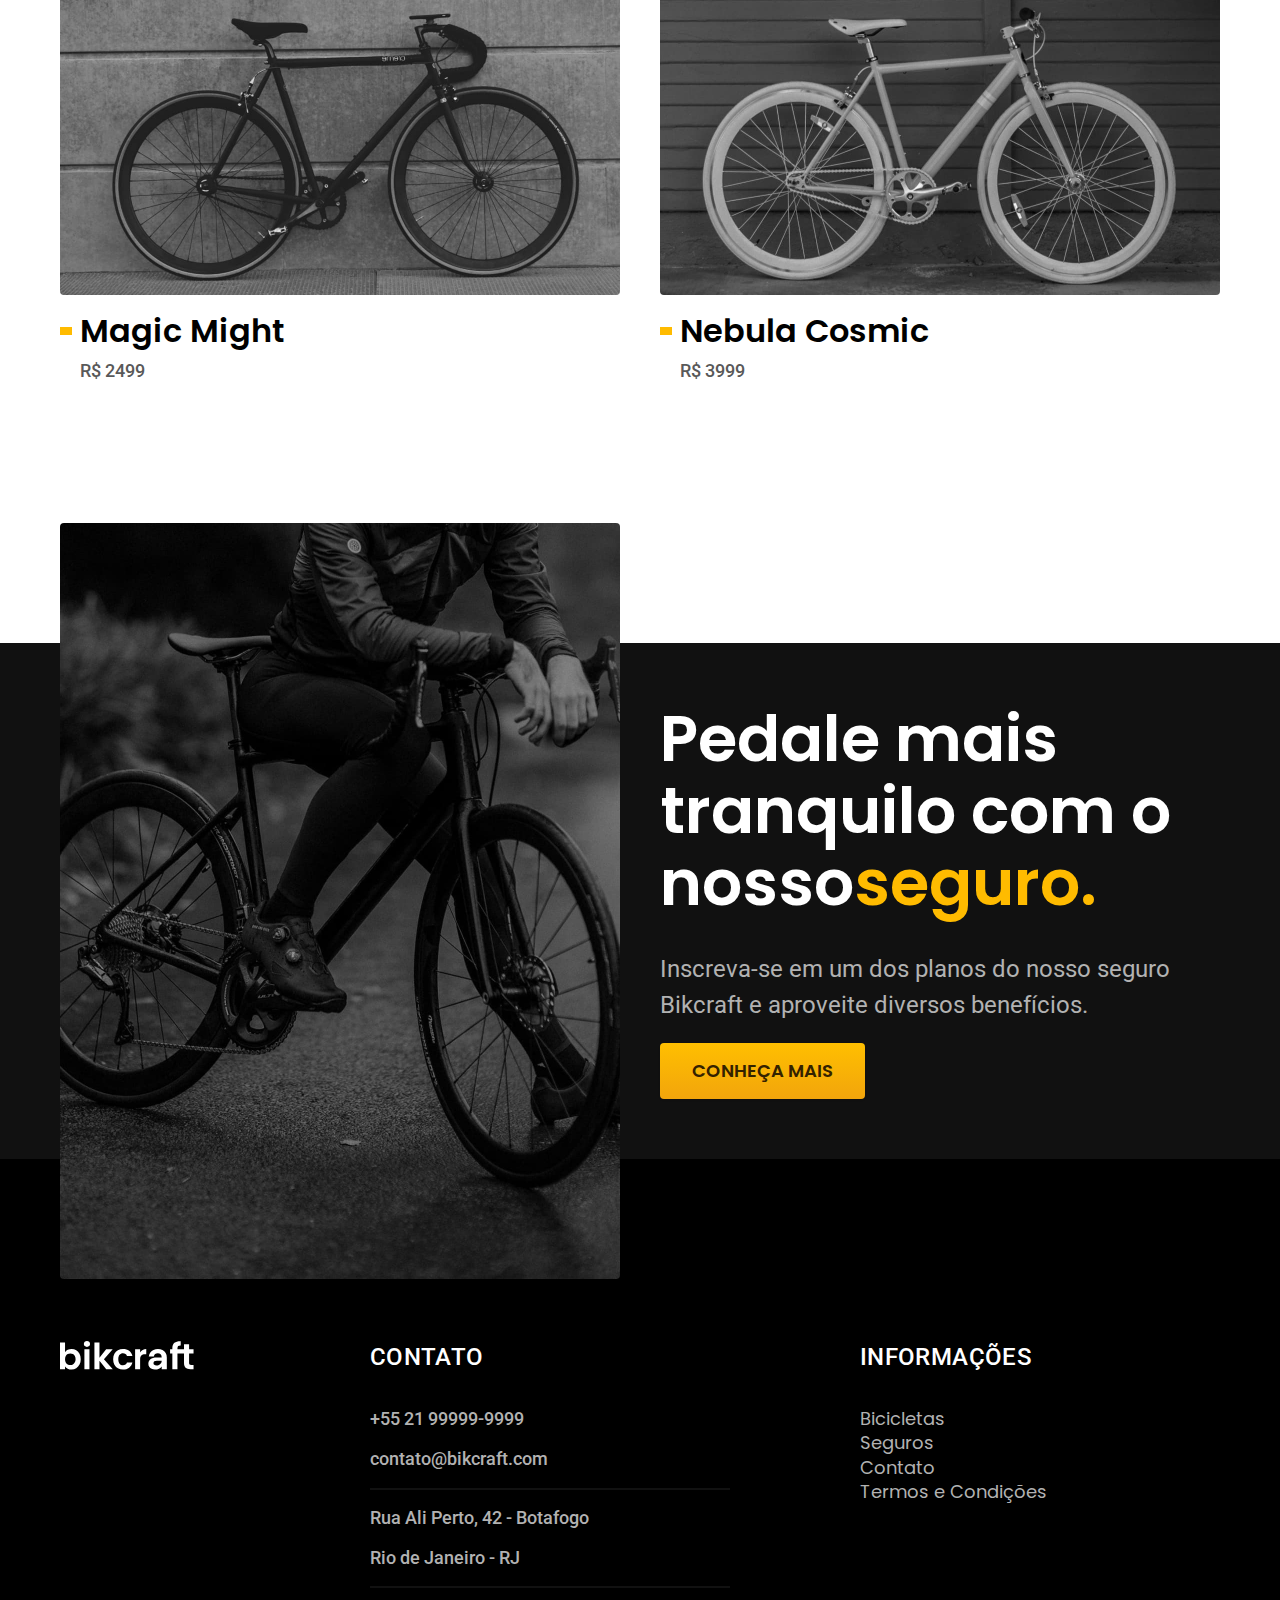
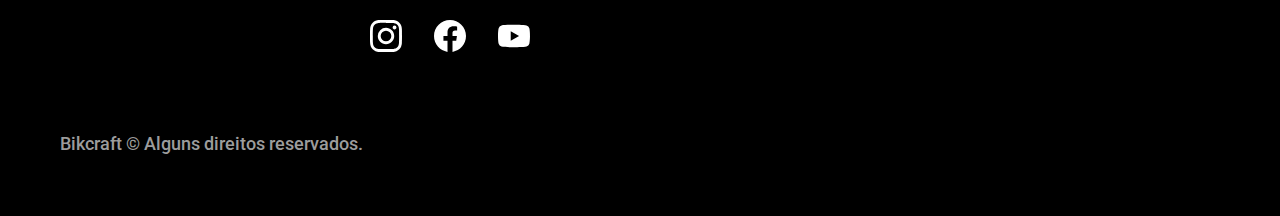
<file: bicicletas/nimbus.html>
<!DOCTYPE html>
<html>

<head>
  <meta name="viewport" content="width=device-width, initial-scale=1.0">
  <meta name="description" content="Bicicletas elétricas de alta precisão
  e qualidade, feitas sobre medida para o cliente. Explere o mundo
  na velocidade com a Bikcraft.">
  <meta charset="UTF-8">
  <title>nimbus</title>
  <link rel="stylesheet" href="../css/style.css">
  <link rel="preconnect" href="https://fonts.googleapis.com">
  <link rel="preconnect" href="https://fonts.gstatic.com" crossorigin>
  <link href="https://fonts.googleapis.com/css2?family=Poppins:wght@400;600&family=Roboto:wght@400;500&display=swap" rel="stylesheet">
</head>

<body id="bicicleta">
  <header class="header-bg">
    <div class="header container">
      <a href="../">
        <img src="../img/bikcraft.svg" alt="Bikcraft">
      </a>
      <nav aria-label="primaria">
        <ul class="header-menu font-1-m cor-0">
          <li><a href="../bicicletas.html">Bicicletas</a></li>
          <li><a href="../seguros.html">Seguros</a></li>
          <li><a href="../contato.html">Contato</a></li>
        </ul>
      </nav>
    </div>
  </header>

  <main class="titulo-bg">
    <div>
      <div class="titulo container">
        <p class="font-2-xl cor-5">R$ 4999</p>
        <h1 class="font-1-xxl cor-0">Nimbus Stark<span class="cor-p1">.</span></h1>
      </div>
    </div>

    <div class="bicicleta container">
      <div class="bicicleta-imagens">
        <img src="../img/bicicleta/nimbus1.jpg" alt="">
        <img src="../img/bicicleta/nimbus2.jpg" alt="">
        <img src="../img/bicicleta/nimbus3.jpg" alt="">
      </div>
      <div class="bicicleta-conteudo">
        <p class="font-2-l cor-5">A Nimbus Stark é a melhor Bikcraft já criada pela nossa equipe. Ela vem equipada com os melhores acessórios, o que garante maior velocidade.</p>
        <div class="bicicleta-comprar">
          <a class="botao" href="../orcamento.html?tipo=bikcraft&produto=nimbus">Comprar Agora</a>
          <span class="font-1-xs cor-6"><img src="../img/icones/entrega.svg" alt="">entrega em 5 dias</span>
          <span class="font-1-xs cor-6"><img src="../img/icones/estoque.svg" alt="">18 em estoque</span>
        </div>
        <h2 class="font-1-xs cor-0">Informações</h2>
        <ul class="bicicleta-informacoes">
          <li>
            <img src="../img/icones/eletrica.svg" alt="">
            <h3 class="font-1-m cor-0">Motor Elétrico</h3>
            <p class="font-2-xs cor-5">Permite você viajar distâncias inimaginaveis
              com a sua bike.
            </p>
          </li>
          <li>
            <img src="../img/icones/velocidade.svg" alt="">
            <h3 class="font-1-m cor-0">50 Km/h</h3>
            <p class="font-2-xs cor-5">A mais rápida bicicleta elétrica disponível hoje no mercado.
            </p>
          </li>
          <li>
            <img src="../img/icones/rastreador.svg" alt="">
            <h3 class="font-1-m cor-0">Rastreador</h3>
            <p class="font-2-xs cor-5"> Rastreador e sistema anti-furto para garantir o seu sossego.
            </p>
          </li>
          <li>
            <img src="../img/icones/carbono.svg" alt="">
            <h3 class="font-1-m cor-0">Fibra de Carbono</h3>
            <p class="font-2-xs cor-5">Maior proteção possível para a sua Bikcraft com fibra de carbono.
            </p>
          </li>
        </ul>
        <h2 class="font-1-xs cor-0">Ficha Técnica</h2>
        <ul class="bicicleta-ficha font-2-s cor-4">
          <li>Peso<span>9 cm</span></li>
          <li>Altura<span>60 cm</span></li>
          <li>Largura<span>120 cm</span></li>
          <li>Profundidade<span>10 cm</span></li>
          <li>Marchas<span>16</span></li>
          <li>Roda<span>29</span></li>
        </ul>
      </div>
    </div>
  </main>

  <article class="bicicletas-lista container">
    <h2 class="font-1-xxl">escolha a sua<span class="cor-p1">.</span></h2>
    <ul>
      <li>
        <a href="./magic.html">
          <img src="../img/bicicletas/magic.jpg" alt="bicicleta preta">
          <h3 class="font-1-xl">Magic Might</h3>
          <span class="font-2-m cor-8">R$ 2499</span>
        </a>
      </li>
      <li>
        <a href="./nebula.html">
          <img src="../img/bicicletas/nebula.jpg" alt="bicicleta preta">
          <h3 class="font-1-xl">Nebula Cosmic</h3>
          <span class="font-2-m cor-8">R$ 3999</span>
        </a>
      </li>
    </ul>
  </article>

  <article class="seguro-bg">
    <div class="seguro container">
      <div class="seguro-imagem">
        <img src="../img/fotos/seguros.jpg" alt="Pessoa parada em cima de uma bicileta">
      </div>
      <div class="seguro-conteudo">
        <h2 class="font-1-xxl cor-0">Pedale mais tranquilo com o nosso<span class="cor-p1">seguro.</span></h2>
        <p class="font-2-l cor-5"> Inscreva-se em um dos planos do nosso seguro Bikcraft e aproveite diversos benefícios.</p>
        <a class="botao" href="../seguros.html">Conheça Mais</a>
      </div>
    </div>
  </article>
  <footer class="footer-bg">
    <div class="footer container">
      <img src="../img/bikcraft.svg" alt="">

      <div class="footer-contato">
        <h3 class="font-2-l-b cor-0">Contato</h3>
        <ul class="font-2-m cor-5">
          <li><a href="tel:+552199999999">+55 21 99999-9999</a></li>
          <li><a href="mailto:contato@bikcraft.com">contato@bikcraft.com</a></li>
          <li>Rua Ali Perto, 42 - Botafogo</li>
          <li>Rio de Janeiro - RJ</li>
        </ul>

        <div class="footer-redes">
          <a href="./"><img src="../img/redes/instagram.svg" alt=""></a>
          <a href="./"><img src="../img/redes/facebook.svg" alt=""></a>
          <a href="./"><img src="../img/redes/youtube.svg" alt=""></a>
        </div>
      </div>
      <div class="footer-informacao">
        <h3 class="font-2-l-b cor-0">Informações</h3>
        <nav>
          <ul class="font-1-m cor-5">
            <li><a href="../bicicletas.html">Bicicletas</a></li>
            <li><a href="../seguros.html">Seguros</a></li>
            <li><a href="../contato.html">Contato</a></li>
            <li><a href="../termos.html">Termos e Condições</a></li>
          </ul>
        </nav>
      </div>
      <p class="footer-copy font-2-m cor-6">Bikcraft © Alguns direitos reservados.</p>
    </div>
  </footer>
  <script src="../js/script.js"></script>
</body>

</html>
</file>
<file: css/style.css>
@import "./global/global.css";
@import "./global/header.css";
@import "./utilidades/cores.css";
@import "./utilidades/tipografia.css";
@import "./global/footer.css";

/* Utilidades */
@import "./utilidades/componentes.css";
@import "./bicicletas/bicicletas-lista.css";
@import "./bicicletas/bicicletas.css";
@import "./utilidades/formulario.css";

/* Home */
@import "./home/introducao.css";
@import "./tecnologia/tecnologia.css";
@import "./parceiros/parceiros.css";
@import "./home/depoimento.css";

/* Seguros */
@import "./seguros/seguros.css";
@import "./seguros/vantagens.css";
@import "./seguros/perguntas.css";

/* Termos */
@import "./termos/termos.css";

/* Bicicletas */
@import "./bicicleta/bicicleta.css";
@import "./bicicleta/seguro.css";

/* Contato */
@import "./contato/contato.css";
@import "./contato/lojas.css";

/* Orçamento */
@import "./orcamento/orcamento.css";
</file>
